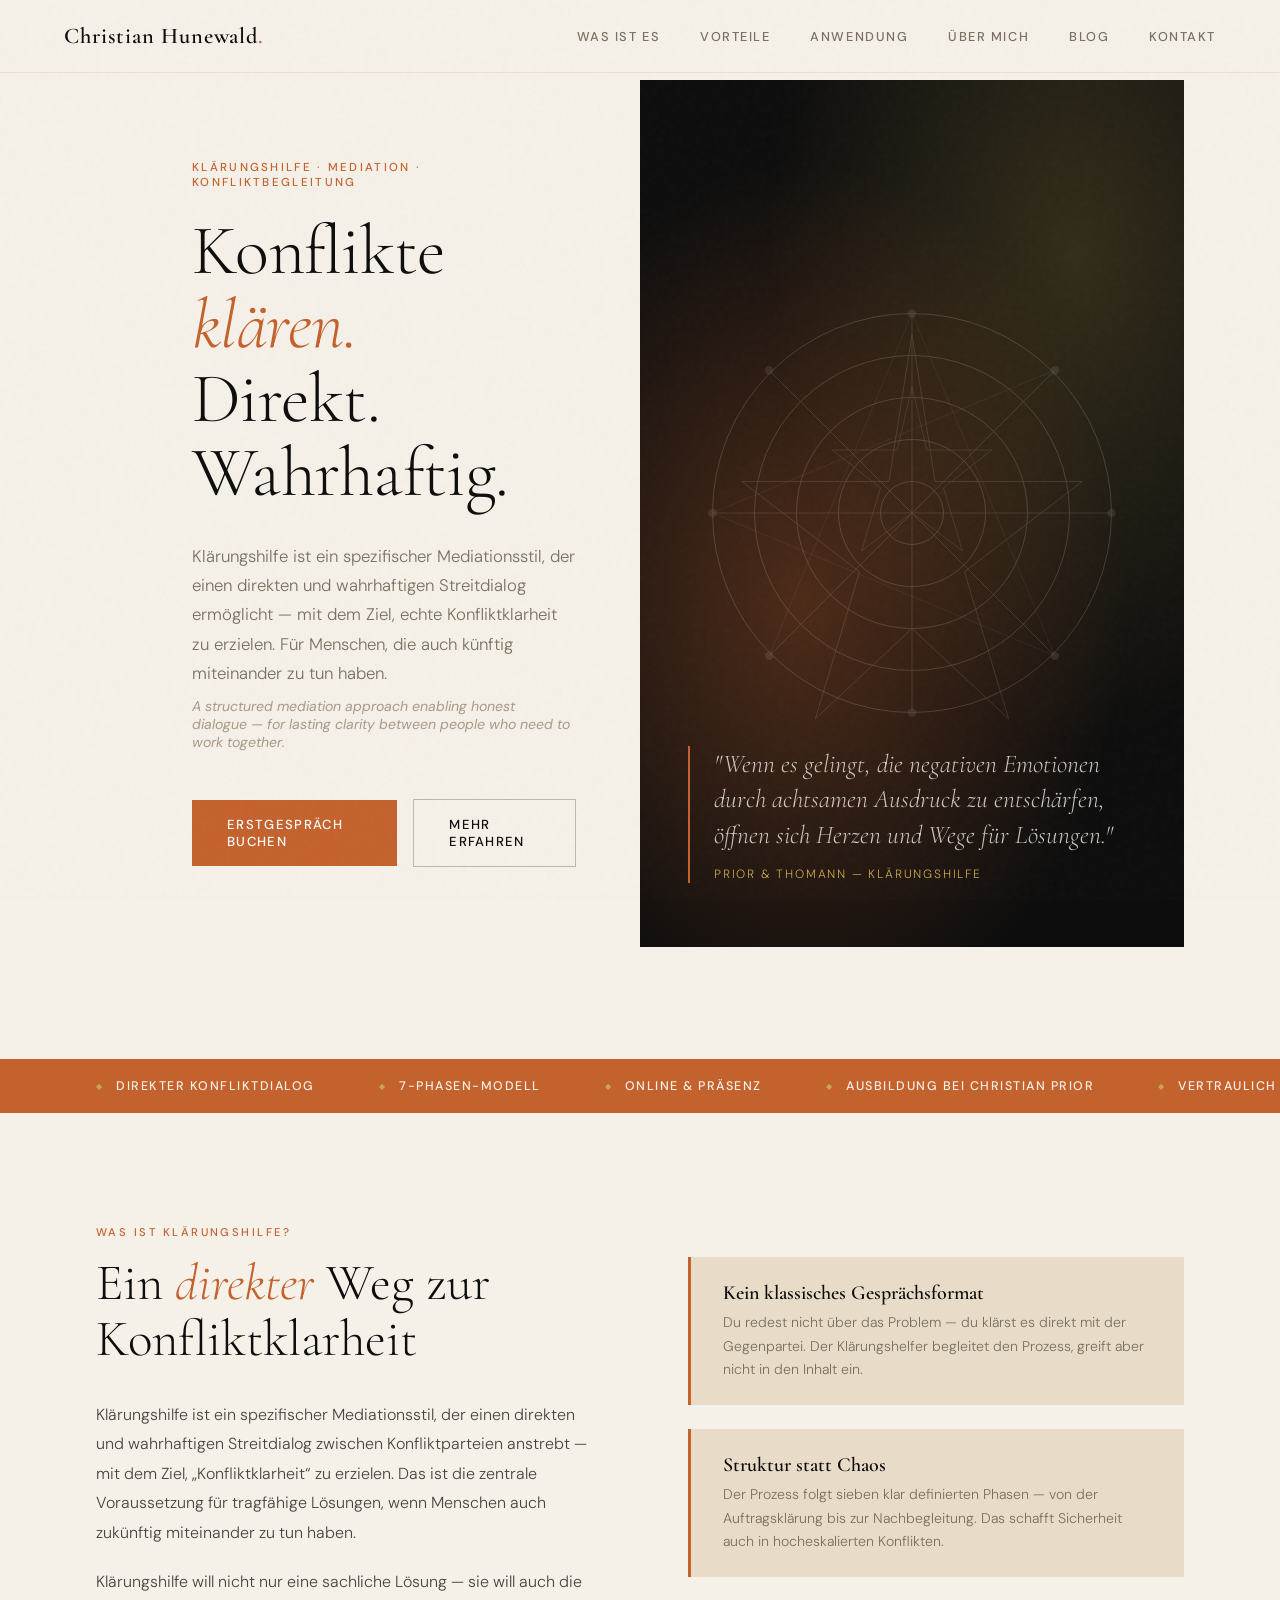
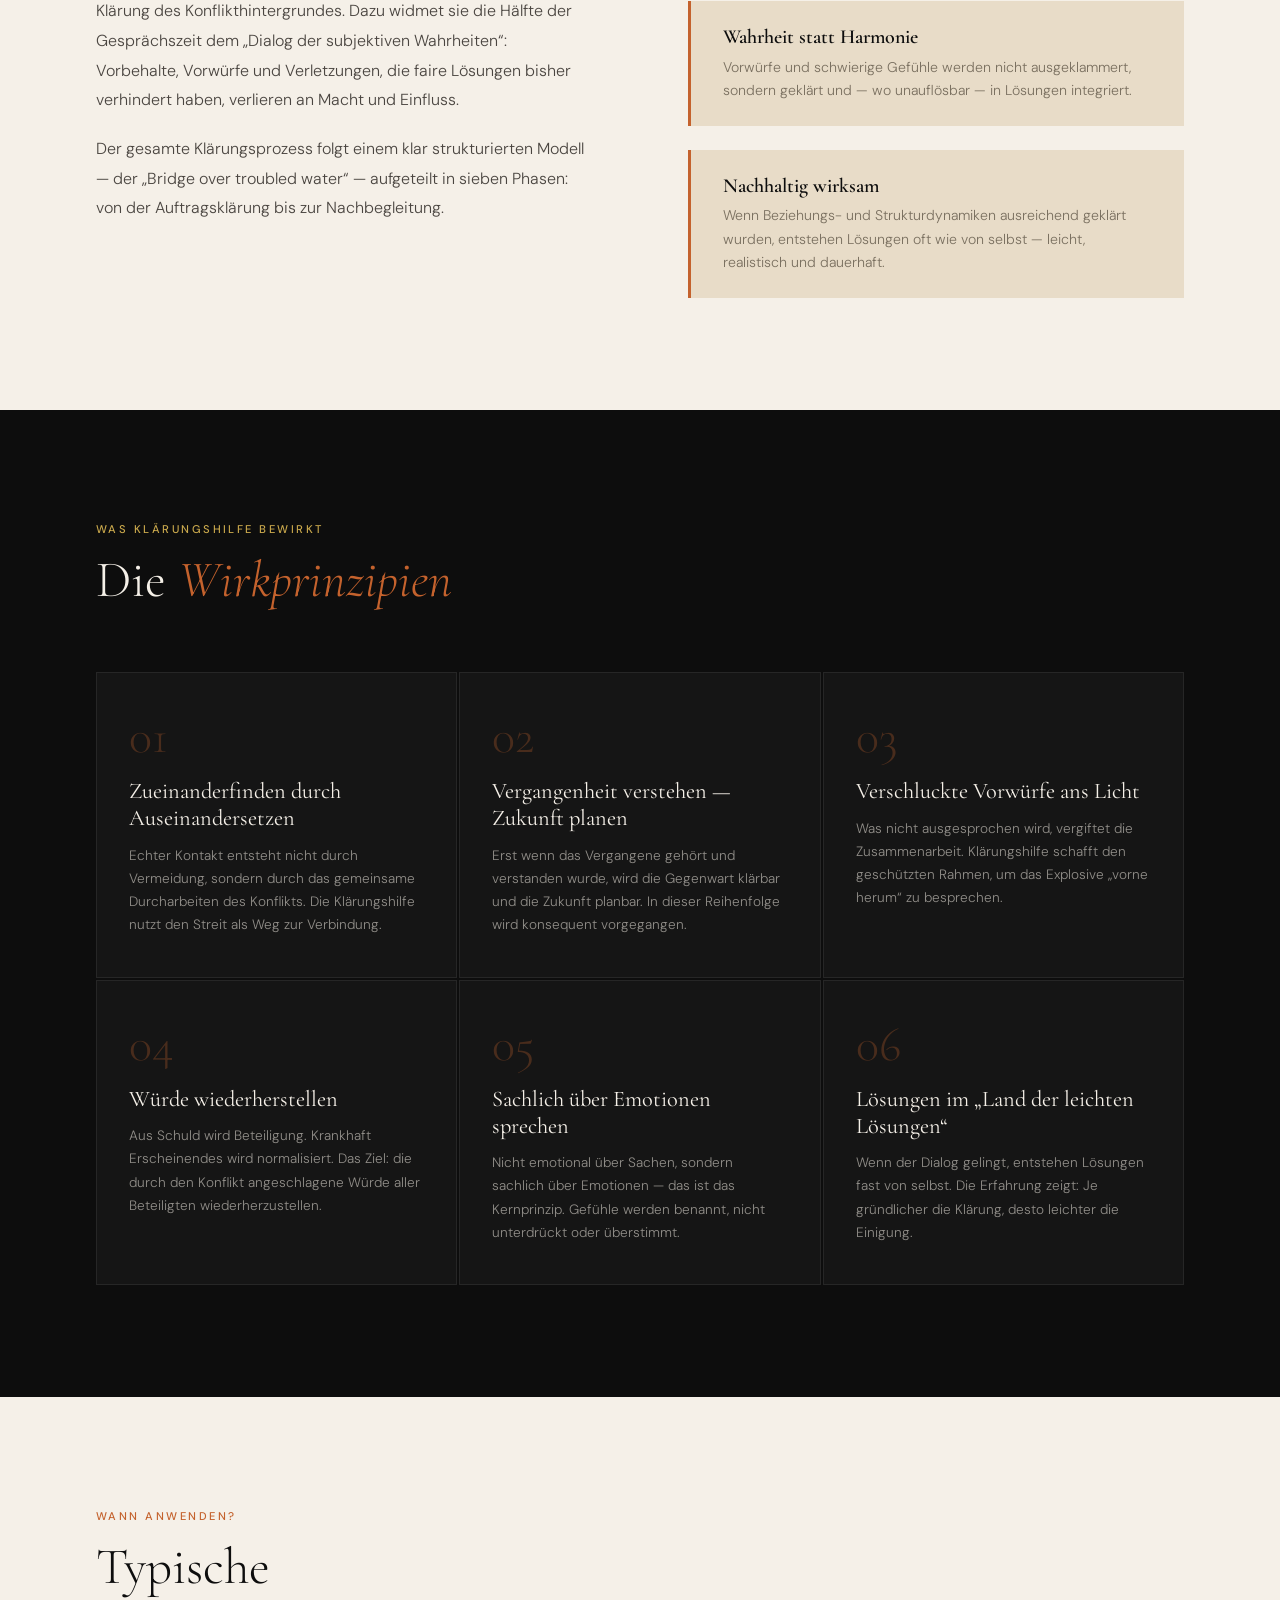
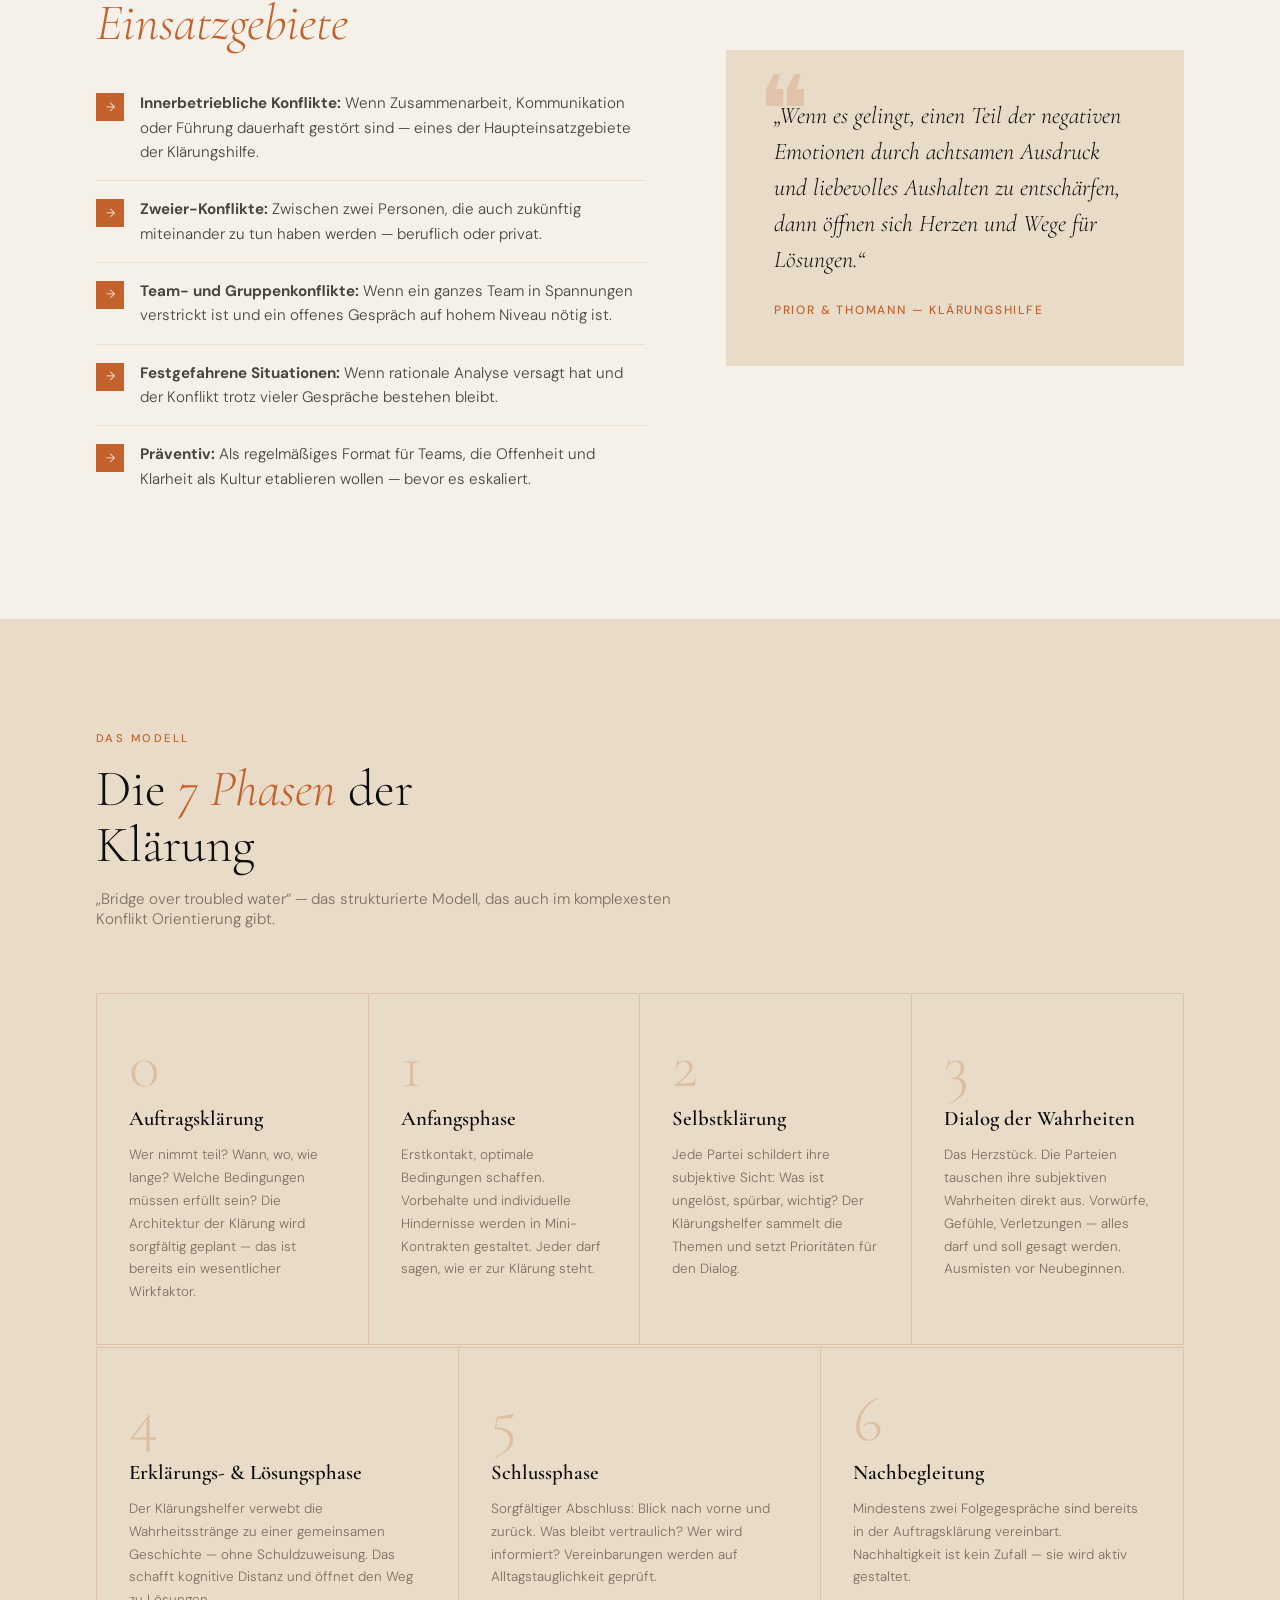
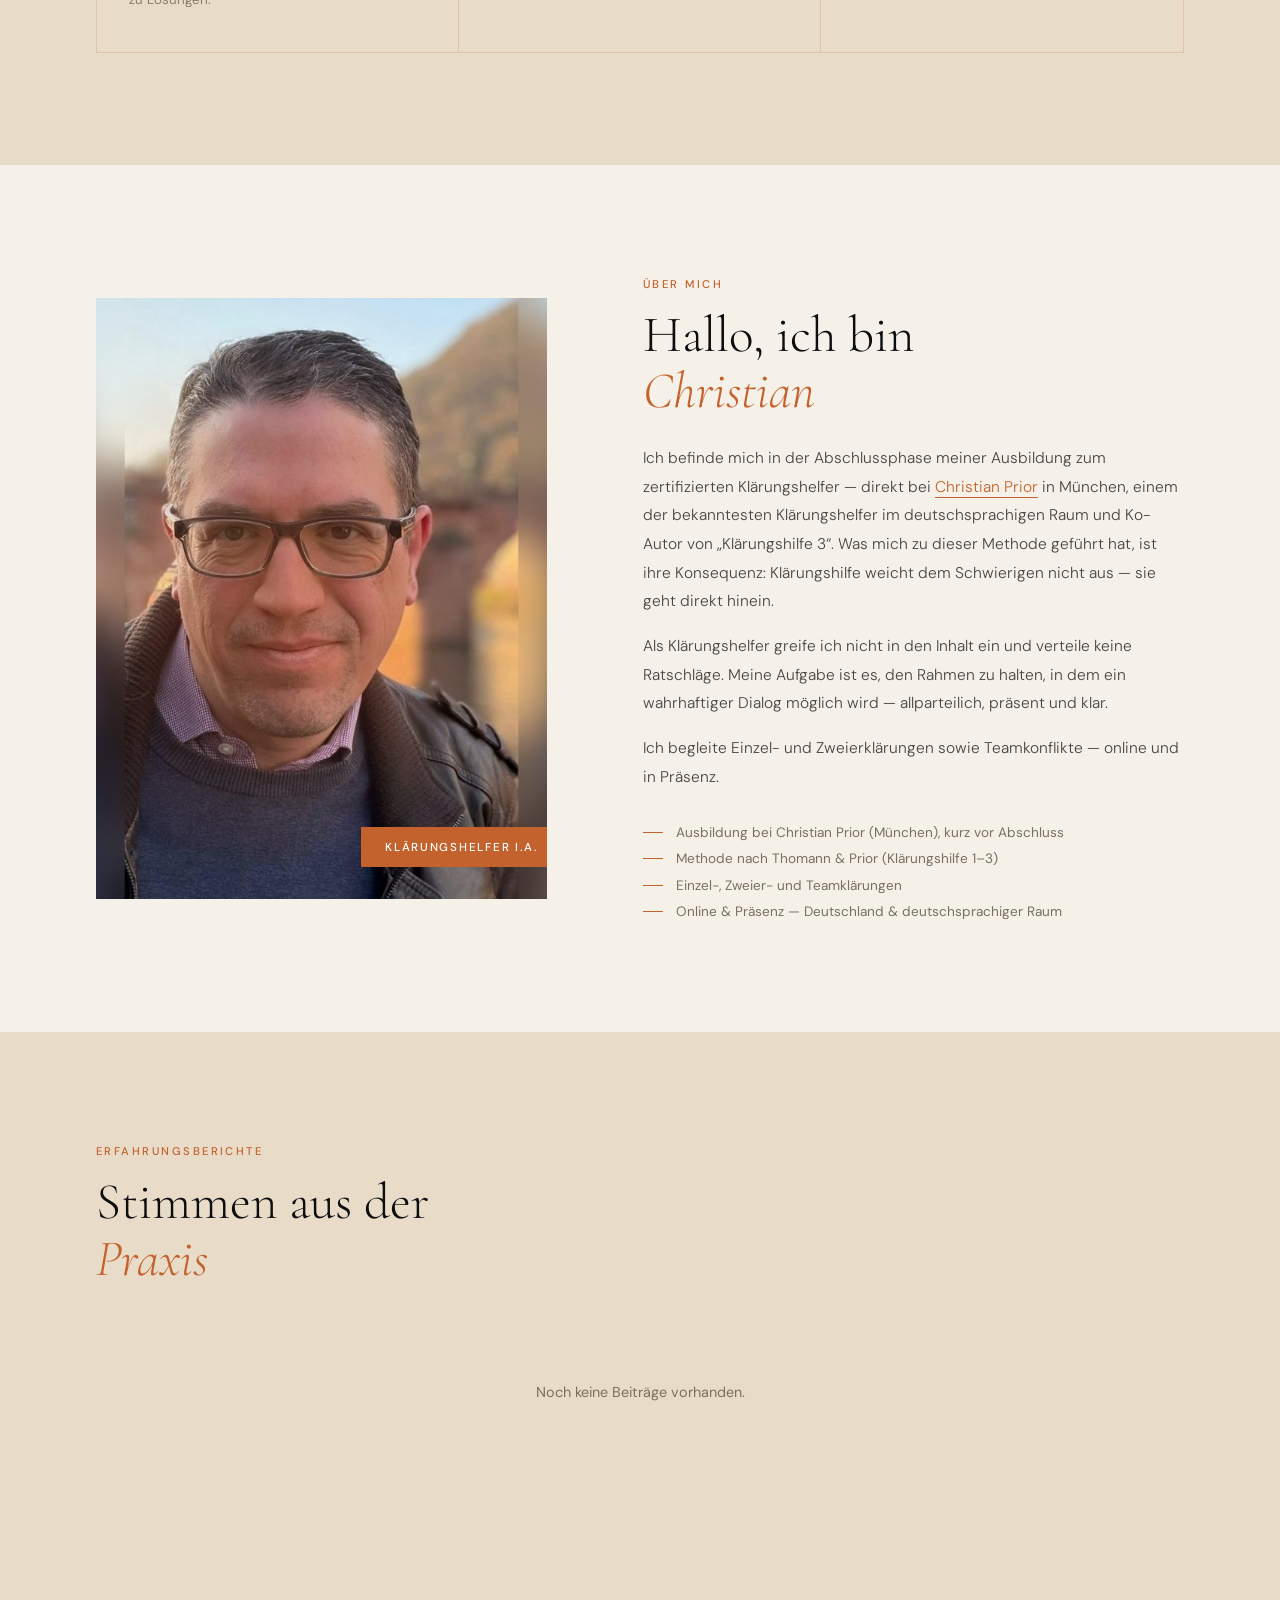
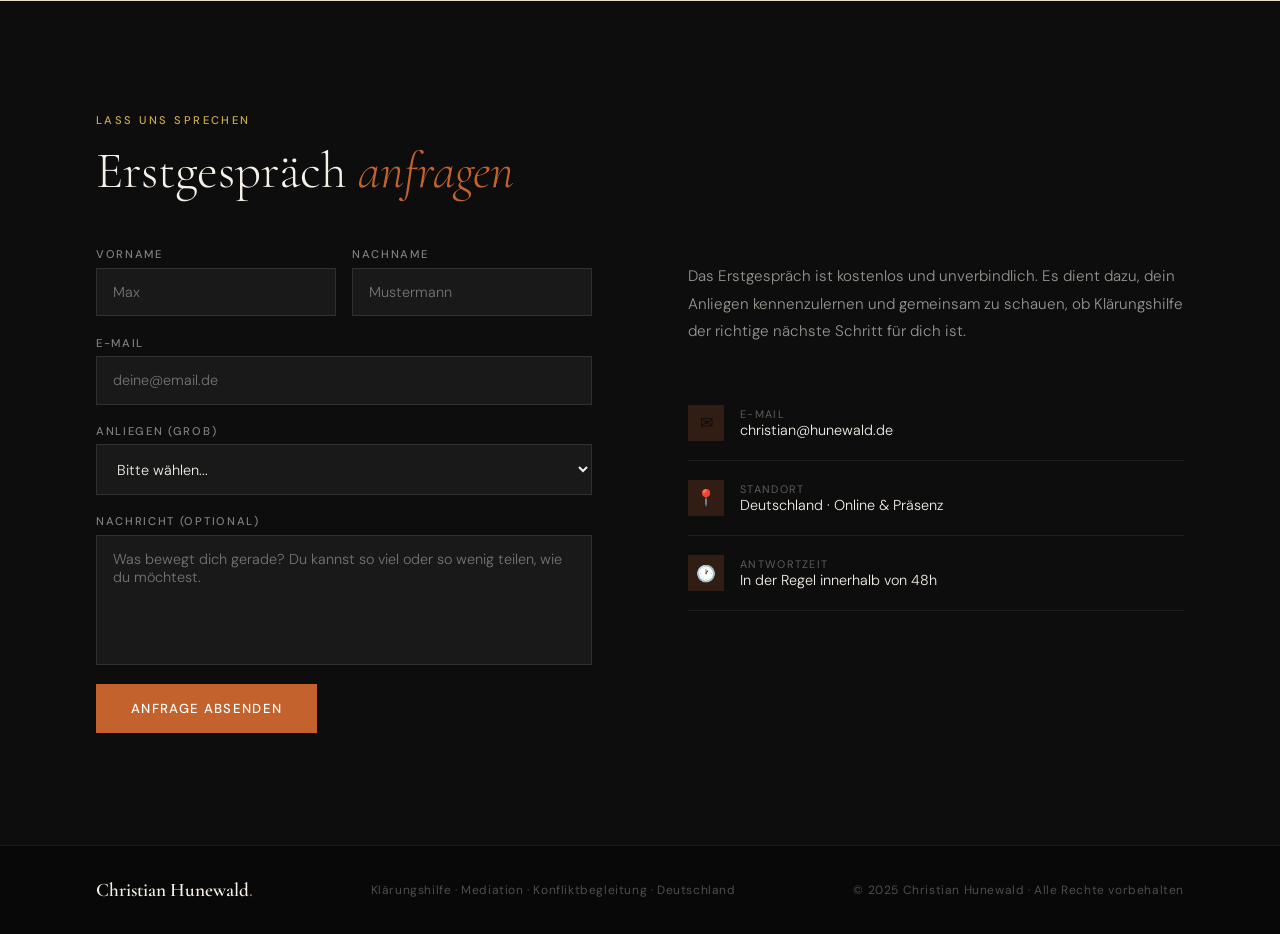
<file: index.html>
<!DOCTYPE html>
<html lang="de">
<head>
  <meta charset="UTF-8" />
  <meta name="viewport" content="width=device-width, initial-scale=1.0" />
  <title>Klärungshilfe mit Christian</title>
  <link href="https://fonts.googleapis.com/css2?family=Cormorant+Garamond:ital,wght@0,300;0,400;0,600;1,300;1,400&family=DM+Sans:wght@300;400;500&display=swap" rel="stylesheet">
  <link rel="stylesheet" href="/style.css">
</head>
<body>

<!-- NAV -->
<nav>
  <div class="nav-logo">Christian Hunewald<span>.</span></div>
  <button class="nav-toggle" id="nav-toggle" aria-label="Menü öffnen">
    <span></span><span></span><span></span>
  </button>
  <ul id="nav-menu">
    <li><a href="#was" class="nav-link">Was ist es</a></li>
    <li><a href="#vorteile" class="nav-link">Vorteile</a></li>
    <li><a href="#anwendung" class="nav-link">Anwendung</a></li>
    <li><a href="#ueber" class="nav-link">Über mich</a></li>
    <li><a href="#blog" class="nav-link">Blog</a></li>
    <li><a href="#kontakt" class="nav-link">Kontakt</a></li>
  </ul>
</nav>

<!-- HERO -->
<section class="hero" id="hero">
  <div class="hero-left">
    <p class="hero-eyebrow">Kl&auml;rungshilfe &middot; Mediation &middot; Konfliktbegleitung</p>
    <h1 class="hero-title">
      Konflikte <em>kl&auml;ren.</em>
      <span class="line-break">Direkt.</span>
      <span class="line-break">Wahrhaftig.</span>
    </h1>
    <p class="hero-sub">Kl&auml;rungshilfe ist ein spezifischer Mediationsstil, der einen direkten und wahrhaftigen Streitdialog erm&ouml;glicht &mdash; mit dem Ziel, echte Konfliktklarheit zu erzielen. F&uuml;r Menschen, die auch k&uuml;nftig miteinander zu tun haben.</p>
    <p class="hero-sub-en">A structured mediation approach enabling honest dialogue &mdash; for lasting clarity between people who need to work together.</p>
    <div class="hero-cta">
      <a href="#kontakt" class="btn-primary">Erstgespr&auml;ch buchen</a>
      <a href="#was" class="btn-ghost">Mehr erfahren</a>
    </div>
  </div>
  <div class="hero-right">
    <div class="hero-visual">
      <svg class="mandala" viewBox="0 0 200 200" fill="none" xmlns="http://www.w3.org/2000/svg">
        <circle cx="100" cy="100" r="95" stroke="white" stroke-width="0.4"/>
        <circle cx="100" cy="100" r="75" stroke="white" stroke-width="0.4"/>
        <circle cx="100" cy="100" r="55" stroke="white" stroke-width="0.4"/>
        <circle cx="100" cy="100" r="35" stroke="white" stroke-width="0.4"/>
        <circle cx="100" cy="100" r="15" stroke="white" stroke-width="0.4"/>
        <line x1="100" y1="5" x2="100" y2="195" stroke="white" stroke-width="0.3"/>
        <line x1="5" y1="100" x2="195" y2="100" stroke="white" stroke-width="0.3"/>
        <line x1="32" y1="32" x2="168" y2="168" stroke="white" stroke-width="0.3"/>
        <line x1="168" y1="32" x2="32" y2="168" stroke="white" stroke-width="0.3"/>
        <line x1="100" y1="5" x2="168" y2="168" stroke="white" stroke-width="0.15"/>
        <line x1="100" y1="5" x2="32" y2="168" stroke="white" stroke-width="0.15"/>
        <line x1="5" y1="100" x2="168" y2="32" stroke="white" stroke-width="0.15"/>
        <line x1="5" y1="100" x2="168" y2="168" stroke="white" stroke-width="0.15"/>
        <polygon points="100,15 111,85 181,85 125,128 146,198 100,155 54,198 75,128 19,85 89,85" stroke="white" stroke-width="0.3" fill="none"/>
        <polygon points="100,40 107,70 138,70 115,88 124,118 100,100 76,118 85,88 62,70 93,70" stroke="white" stroke-width="0.25" fill="none"/>
        <circle cx="100" cy="5" r="2" fill="white" opacity="0.5"/>
        <circle cx="100" cy="195" r="2" fill="white" opacity="0.5"/>
        <circle cx="5" cy="100" r="2" fill="white" opacity="0.5"/>
        <circle cx="195" cy="100" r="2" fill="white" opacity="0.5"/>
        <circle cx="32" cy="32" r="2" fill="white" opacity="0.5"/>
        <circle cx="168" cy="32" r="2" fill="white" opacity="0.5"/>
        <circle cx="32" cy="168" r="2" fill="white" opacity="0.5"/>
        <circle cx="168" cy="168" r="2" fill="white" opacity="0.5"/>
      </svg>
    </div>
    <div class="hero-quote">
      "Wenn es gelingt, die negativen Emotionen durch achtsamen Ausdruck zu entsch&auml;rfen, &ouml;ffnen sich Herzen und Wege f&uuml;r L&ouml;sungen."
      <small>Prior &amp; Thomann &mdash; Kl&auml;rungshilfe</small>
    </div>
  </div>
</section>

<!-- STRIP -->
<div class="strip">
  <span class="strip-item">Direkter Konfliktdialog</span>
  <span class="strip-item">7-Phasen-Modell</span>
  <span class="strip-item">Online &amp; Pr&auml;senz</span>
  <span class="strip-item">Ausbildung bei Christian Prior</span>
  <span class="strip-item">Vertraulich &amp; allparteilich</span>
</div>

<!-- WHAT IS -->
<section id="was">
  <div class="what-is">
    <div class="what-is-left">
      <p class="section-label">Was ist Kl&auml;rungshilfe?</p>
      <h2 class="section-title">Ein <em>direkter</em> Weg zur Konfliktklarheit</h2>
      <p class="what-is-text">Kl&auml;rungshilfe ist ein spezifischer Mediationsstil, der einen direkten und wahrhaftigen Streitdialog zwischen Konfliktparteien anstrebt &mdash; mit dem Ziel, &bdquo;Konfliktklarheit&ldquo; zu erzielen. Das ist die zentrale Voraussetzung f&uuml;r tragf&auml;hige L&ouml;sungen, wenn Menschen auch zuk&uuml;nftig miteinander zu tun haben.</p>
      <p class="what-is-text">Kl&auml;rungshilfe will nicht nur eine sachliche L&ouml;sung &mdash; sie will auch die Kl&auml;rung des Konflikthintergrundes. Dazu widmet sie die H&auml;lfte der Gespr&auml;chszeit dem &bdquo;Dialog der subjektiven Wahrheiten&ldquo;: Vorbehalte, Vorw&uuml;rfe und Verletzungen, die faire L&ouml;sungen bisher verhindert haben, verlieren an Macht und Einfluss.</p>
      <p class="what-is-text">Der gesamte Kl&auml;rungsprozess folgt einem klar strukturierten Modell &mdash; der &bdquo;Bridge over troubled water&ldquo; &mdash; aufgeteilt in sieben Phasen: von der Auftragsklärung bis zur Nachbegleitung.</p>
    </div>
    <div class="what-is-right">
      <div class="fact-card">
        <h4>Kein klassisches Gespr&auml;chsformat</h4>
        <p>Du redest nicht &uuml;ber das Problem &mdash; du klärst es direkt mit der Gegenpartei. Der Kl&auml;rungshelfer begleitet den Prozess, greift aber nicht in den Inhalt ein.</p>
      </div>
      <div class="fact-card">
        <h4>Struktur statt Chaos</h4>
        <p>Der Prozess folgt sieben klar definierten Phasen &mdash; von der Auftragsklärung bis zur Nachbegleitung. Das schafft Sicherheit auch in hocheskalierten Konflikten.</p>
      </div>
      <div class="fact-card">
        <h4>Wahrheit statt Harmonie</h4>
        <p>Vorw&uuml;rfe und schwierige Gef&uuml;hle werden nicht ausgeklammert, sondern gekl&auml;rt und &mdash; wo unaufl&ouml;sbar &mdash; in L&ouml;sungen integriert.</p>
      </div>
      <div class="fact-card">
        <h4>Nachhaltig wirksam</h4>
        <p>Wenn Beziehungs- und Strukturdynamiken ausreichend gekl&auml;rt wurden, entstehen L&ouml;sungen oft wie von selbst &mdash; leicht, realistisch und dauerhaft.</p>
      </div>
    </div>
  </div>
</section>

<!-- BENEFITS -->
<section class="benefits" id="vorteile">
  <p class="section-label">Was Kl&auml;rungshilfe bewirkt</p>
  <h2 class="section-title">Die <em>Wirkprinzipien</em></h2>
  <div class="benefits-grid">
    <div class="benefit-cell">
      <div class="benefit-num">01</div>
      <h3>Zueinanderfinden durch Auseinandersetzen</h3>
      <p>Echter Kontakt entsteht nicht durch Vermeidung, sondern durch das gemeinsame Durcharbeiten des Konflikts. Die Kl&auml;rungshilfe nutzt den Streit als Weg zur Verbindung.</p>
    </div>
    <div class="benefit-cell">
      <div class="benefit-num">02</div>
      <h3>Vergangenheit verstehen &mdash; Zukunft planen</h3>
      <p>Erst wenn das Vergangene geh&ouml;rt und verstanden wurde, wird die Gegenwart kl&auml;rbar und die Zukunft planbar. In dieser Reihenfolge wird konsequent vorgegangen.</p>
    </div>
    <div class="benefit-cell">
      <div class="benefit-num">03</div>
      <h3>Verschluckte Vorw&uuml;rfe ans Licht</h3>
      <p>Was nicht ausgesprochen wird, vergiftet die Zusammenarbeit. Kl&auml;rungshilfe schafft den gesch&uuml;tzten Rahmen, um das Explosive &bdquo;vorne herum&ldquo; zu besprechen.</p>
    </div>
    <div class="benefit-cell">
      <div class="benefit-num">04</div>
      <h3>W&uuml;rde wiederherstellen</h3>
      <p>Aus Schuld wird Beteiligung. Krankhaft Erscheinendes wird normalisiert. Das Ziel: die durch den Konflikt angeschlagene W&uuml;rde aller Beteiligten wiederherzustellen.</p>
    </div>
    <div class="benefit-cell">
      <div class="benefit-num">05</div>
      <h3>Sachlich &uuml;ber Emotionen sprechen</h3>
      <p>Nicht emotional &uuml;ber Sachen, sondern sachlich &uuml;ber Emotionen &mdash; das ist das Kernprinzip. Gef&uuml;hle werden benannt, nicht unterdr&uuml;ckt oder &uuml;berstimmt.</p>
    </div>
    <div class="benefit-cell">
      <div class="benefit-num">06</div>
      <h3>L&ouml;sungen im &bdquo;Land der leichten L&ouml;sungen&ldquo;</h3>
      <p>Wenn der Dialog gelingt, entstehen L&ouml;sungen fast von selbst. Die Erfahrung zeigt: Je gr&uuml;ndlicher die Kl&auml;rung, desto leichter die Einigung.</p>
    </div>
  </div>
</section>

<!-- WHEN TO APPLY -->
<section id="anwendung">
  <div class="apply-grid">
    <div>
      <p class="section-label">Wann anwenden?</p>
      <h2 class="section-title">Typische <em>Einsatzgebiete</em></h2>
      <ul class="apply-list">
        <li>
          <span class="icon">&rarr;</span>
          <span><strong>Innerbetriebliche Konflikte:</strong> Wenn Zusammenarbeit, Kommunikation oder F&uuml;hrung dauerhaft gest&ouml;rt sind &mdash; eines der Haupteinsatzgebiete der Kl&auml;rungshilfe.</span>
        </li>
        <li>
          <span class="icon">&rarr;</span>
          <span><strong>Zweier-Konflikte:</strong> Zwischen zwei Personen, die auch zuk&uuml;nftig miteinander zu tun haben werden &mdash; beruflich oder privat.</span>
        </li>
        <li>
          <span class="icon">&rarr;</span>
          <span><strong>Team- und Gruppenkonflikte:</strong> Wenn ein ganzes Team in Spannungen verstrickt ist und ein offenes Gespr&auml;ch auf hohem Niveau n&ouml;tig ist.</span>
        </li>
        <li>
          <span class="icon">&rarr;</span>
          <span><strong>Festgefahrene Situationen:</strong> Wenn rationale Analyse versagt hat und der Konflikt trotz vieler Gespr&auml;che bestehen bleibt.</span>
        </li>
        <li>
          <span class="icon">&rarr;</span>
          <span><strong>Pr&auml;ventiv:</strong> Als regelm&auml;&szlig;iges Format f&uuml;r Teams, die Offenheit und Klarheit als Kultur etablieren wollen &mdash; bevor es eskaliert.</span>
        </li>
      </ul>
    </div>
    <div class="apply-visual">
      <div class="apply-quote">
        &bdquo;Wenn es gelingt, einen Teil der negativen Emotionen durch achtsamen Ausdruck und liebevolles Aushalten zu entsch&auml;rfen, dann &ouml;ffnen sich Herzen und Wege f&uuml;r L&ouml;sungen.&ldquo;
      </div>
      <div class="apply-quote-attr">Prior &amp; Thomann &mdash; Kl&auml;rungshilfe</div>
    </div>
  </div>
</section>

<!-- PROCESS -->
<section class="process" id="prozess">
  <p class="section-label">Das Modell</p>
  <h2 class="section-title">Die <em>7 Phasen</em> der Kl&auml;rung</h2>
  <p style="margin-top:1rem;font-size:0.95rem;font-weight:300;color:var(--muted);max-width:60ch;">&bdquo;Bridge over troubled water&ldquo; &mdash; das strukturierte Modell, das auch im komplexesten Konflikt Orientierung gibt.</p>
  <div class="process-steps" style="grid-template-columns:repeat(4,1fr);">
    <div class="step">
      <div class="step-num">0</div>
      <h3>Auftragsklärung</h3>
      <p>Wer nimmt teil? Wann, wo, wie lange? Welche Bedingungen m&uuml;ssen erf&uuml;llt sein? Die Architektur der Kl&auml;rung wird sorgf&auml;ltig geplant &mdash; das ist bereits ein wesentlicher Wirkfaktor.</p>
    </div>
    <div class="step">
      <div class="step-num">1</div>
      <h3>Anfangsphase</h3>
      <p>Erstkontakt, optimale Bedingungen schaffen. Vorbehalte und individuelle Hindernisse werden in Mini-Kontrakten gestaltet. Jeder darf sagen, wie er zur Kl&auml;rung steht.</p>
    </div>
    <div class="step">
      <div class="step-num">2</div>
      <h3>Selbstklärung</h3>
      <p>Jede Partei schildert ihre subjektive Sicht: Was ist ungelöst, sp&uuml;rbar, wichtig? Der Kl&auml;rungshelfer sammelt die Themen und setzt Priorit&auml;ten f&uuml;r den Dialog.</p>
    </div>
    <div class="step">
      <div class="step-num">3</div>
      <h3>Dialog der Wahrheiten</h3>
      <p>Das Herzst&uuml;ck. Die Parteien tauschen ihre subjektiven Wahrheiten direkt aus. Vorw&uuml;rfe, Gef&uuml;hle, Verletzungen &mdash; alles darf und soll gesagt werden. Ausmisten vor Neubeginnen.</p>
    </div>
  </div>
  <div class="process-steps" style="grid-template-columns:repeat(3,1fr);margin-top:2px;">
    <div class="step">
      <div class="step-num">4</div>
      <h3>Erkl&auml;rungs- &amp; L&ouml;sungsphase</h3>
      <p>Der Kl&auml;rungshelfer verwebt die Wahrheitsstr&auml;nge zu einer gemeinsamen Geschichte &mdash; ohne Schuldzuweisung. Das schafft kognitive Distanz und &ouml;ffnet den Weg zu Lösungen.</p>
    </div>
    <div class="step">
      <div class="step-num">5</div>
      <h3>Schlussphase</h3>
      <p>Sorgf&auml;ltiger Abschluss: Blick nach vorne und zur&uuml;ck. Was bleibt vertraulich? Wer wird informiert? Vereinbarungen werden auf Alltagstauglichkeit gepr&uuml;ft.</p>
    </div>
    <div class="step">
      <div class="step-num">6</div>
      <h3>Nachbegleitung</h3>
      <p>Mindestens zwei Folgegespräche sind bereits in der Auftragsklärung vereinbart. Nachhaltigkeit ist kein Zufall &mdash; sie wird aktiv gestaltet.</p>
    </div>
  </div>
</section>

<!-- ABOUT -->
<section id="ueber">
  <div class="about">
    <div class="about-portrait">
      <div class="about-portrait-inner">
        <img src="/portrait.jpg" alt="Christian Hunewald" style="width:100%;height:100%;object-fit:cover;border-radius:inherit;display:block;" />
      </div>
      <div class="about-tag">Kl&auml;rungshelfer i.A.</div>
    </div>
    <div class="about-right">
      <p class="section-label">&Uuml;ber mich</p>
      <h2 class="section-title">Hallo, ich bin <em>Christian</em></h2>
      <p class="about-text">Ich befinde mich in der Abschlussphase meiner Ausbildung zum zertifizierten Kl&auml;rungshelfer &mdash; direkt bei <a href="https://christian-prior.de/" target="_blank" rel="noopener" style="color:var(--accent);text-decoration:none;border-bottom:1px solid currentColor;">Christian Prior</a> in M&uuml;nchen, einem der bekanntesten Kl&auml;rungshelfer im deutschsprachigen Raum und Ko-Autor von &bdquo;Kl&auml;rungshilfe 3&ldquo;. Was mich zu dieser Methode gef&uuml;hrt hat, ist ihre Konsequenz: Kl&auml;rungshilfe weicht dem Schwierigen nicht aus &mdash; sie geht direkt hinein.</p>
      <p class="about-text">Als Kl&auml;rungshelfer greife ich nicht in den Inhalt ein und verteile keine Ratschl&auml;ge. Meine Aufgabe ist es, den Rahmen zu halten, in dem ein wahrhaftiger Dialog m&ouml;glich wird &mdash; allparteilich, pr&auml;sent und klar.</p>
      <p class="about-text">Ich begleite Einzel- und Zweierkl&auml;rungen sowie Teamkonflikte &mdash; online und in Pr&auml;senz.</p>
      <div class="credentials">
        <div class="credential">Ausbildung bei Christian Prior (M&uuml;nchen), kurz vor Abschluss</div>
        <div class="credential">Methode nach Thomann &amp; Prior (Kl&auml;rungshilfe 1&ndash;3)</div>
        <div class="credential">Einzel-, Zweier- und Teamkl&auml;rungen</div>
        <div class="credential">Online &amp; Pr&auml;senz &mdash; Deutschland &amp; deutschsprachiger Raum</div>
      </div>
    </div>
  </div>
</section>

<!-- BLOG -->
<section id="blog" style="background:var(--warm);">
  <p class="section-label">Erfahrungsberichte</p>
  <h2 class="section-title">Stimmen aus der <em>Praxis</em></h2>
  <div id="blog-grid" style="display:grid;grid-template-columns:repeat(3,1fr);gap:2rem;margin-top:3rem;">
    <div style="text-align:center;padding:3rem;color:var(--muted);grid-column:1/-1;">
      <p style="font-size:0.9rem;">Noch keine Beitr&auml;ge vorhanden.</p>
    </div>
  </div>
  <div style="text-align:center;margin-top:2.5rem;">
    <a href="/blog.html" id="blog-more" style="display:none;" class="btn-ghost">Alle Beitr&auml;ge lesen</a>
  </div>
</section>

<script>
// Load blog posts from posts.json
fetch('/posts.json')
  .then(r => r.ok ? r.json() : [])
  .then(posts => {
    if (!posts || posts.length === 0) return;
    const grid = document.getElementById('blog-grid');
    const more = document.getElementById('blog-more');
    grid.innerHTML = '';
    const shown = posts.slice(0, 3);
    shown.forEach(p => {
      const card = document.createElement('div');
      card.style.cssText = 'background:var(--paper);padding:2rem;border-top:3px solid var(--accent);transition:transform 0.25s;cursor:pointer;';
      card.onmouseenter = () => card.style.transform = 'translateY(-4px)';
      card.onmouseleave = () => card.style.transform = 'translateY(0)';
      card.innerHTML = `
        <p style="font-size:0.7rem;letter-spacing:0.15em;text-transform:uppercase;color:var(--accent);margin-bottom:0.8rem;">${p.date}</p>
        <h3 style="font-family:'Cormorant Garamond',serif;font-size:1.4rem;font-weight:400;margin-bottom:0.8rem;color:var(--ink);">${p.title}</h3>
        <p style="font-size:0.88rem;font-weight:300;line-height:1.7;color:var(--muted);">${p.excerpt}</p>
      `;
      card.onclick = () => window.location.href = '/blog.html?id=' + p.id;
      grid.appendChild(card);
    });
    if (posts.length > 3) more.style.display = 'inline-block';
  })
  .catch(() => {});
</script>

<!-- CONTACT -->
<section class="contact" id="kontakt">
  <p class="section-label">Lass uns sprechen</p>
  <h2 class="section-title">Erstgespräch <em>anfragen</em></h2>
  <div class="contact-grid">
    <form class="contact-form" onsubmit="handleSubmit(event)">
      <div class="form-row">
        <div class="form-field">
          <label>Vorname</label>
          <input id="f-vorname" type="text" placeholder="Max" required />
        </div>
        <div class="form-field">
          <label>Nachname</label>
          <input id="f-nachname" type="text" placeholder="Mustermann" />
        </div>
      </div>
      <div class="form-field">
        <label>E-Mail</label>
        <input id="f-email" type="email" placeholder="deine@email.de" required />
      </div>
      <div class="form-field">
        <label>Anliegen (grob)</label>
        <select id="f-anliegen">
          <option value="">Bitte wählen...</option>
          <option>Zweier-Konflikt (privat oder beruflich)</option>
          <option>Team- oder Gruppenkonflikt</option>
          <option>Innerbetrieblicher / Organisationskonflikt</option>
          <option>Führungs- oder Hierarchiekonflikt</option>
          <option>Präventive Klärung für ein Team</option>
          <option>Erstgespräch / Beratung zur Methode</option>
          <option>Sonstiges</option>
        </select>
      </div>
      <div class="form-field">
        <label>Nachricht (optional)</label>
        <textarea id="f-nachricht" placeholder="Was bewegt dich gerade? Du kannst so viel oder so wenig teilen, wie du möchtest."></textarea>
      </div>
      <button id="f-submit" type="submit" class="btn-primary" style="width:fit-content;border:none;cursor:pointer;">Anfrage absenden</button>
      <div id="form-msg" style="font-size:0.85rem;color:#c9a84c;display:none;margin-top:0.5rem;">✓ Danke — ich melde mich bald bei dir.</div>
      <div id="form-err" style="font-size:0.85rem;color:#c0392b;display:none;margin-top:0.5rem;">⚠ Es ist ein Fehler aufgetreten. Bitte versuche es erneut oder schreib mir direkt.</div>
    </form>
    <div class="contact-info">
      <p>Das Erstgespräch ist kostenlos und unverbindlich. Es dient dazu, dein Anliegen kennenzulernen und gemeinsam zu schauen, ob Klärungshilfe der richtige nächste Schritt für dich ist.</p>
      <div class="contact-item">
        <div class="contact-item-icon">✉</div>
        <div>
          <div class="contact-item-label">E-Mail</div>
          <div class="contact-item-text">christian@hunewald.de</div>
        </div>
      </div>
      <div class="contact-item">
        <div class="contact-item-icon">📍</div>
        <div>
          <div class="contact-item-label">Standort</div>
          <div class="contact-item-text">Deutschland · Online &amp; Präsenz</div>
        </div>
      </div>
      <div class="contact-item">
        <div class="contact-item-icon">🕐</div>
        <div>
          <div class="contact-item-label">Antwortzeit</div>
          <div class="contact-item-text">In der Regel innerhalb von 48h</div>
        </div>
      </div>
    </div>
  </div>
</section>

<!-- FOOTER -->
<footer>
  <div class="footer-logo">Christian Hunewald<span>.</span></div>
  <p>Klärungshilfe · Mediation · Konfliktbegleitung · Deutschland</p>
  <p>© 2025 Christian Hunewald · Alle Rechte vorbehalten</p>
</footer>

<script>
  function handleSubmit(e) {
    e.preventDefault();
    var btn = document.getElementById('f-submit');
    btn.textContent = 'Wird gesendet...';
    btn.disabled = true;

    var data = {
      vorname:   document.getElementById('f-vorname').value,
      nachname:  document.getElementById('f-nachname').value,
      email:     document.getElementById('f-email').value,
      anliegen:  document.getElementById('f-anliegen').value,
      nachricht: document.getElementById('f-nachricht').value
    };

    fetch('/contact.php', {
      method: 'POST',
      headers: {'Content-Type': 'application/json'},
      body: JSON.stringify(data)
    })
    .then(function(r){ return r.json(); })
    .then(function(res){
      if (res.ok) {
        document.getElementById('form-msg').style.display = 'block';
        document.getElementById('form-err').style.display = 'none';
        e.target.reset();
      } else {
        document.getElementById('form-err').style.display = 'block';
        document.getElementById('form-msg').style.display = 'none';
      }
      btn.textContent = 'Anfrage absenden';
      btn.disabled = false;
    })
    .catch(function(){
      document.getElementById('form-err').style.display = 'block';
      btn.textContent = 'Anfrage absenden';
      btn.disabled = false;
    });
  }

  // Scroll reveal
  const observer = new IntersectionObserver((entries) => {
    entries.forEach(el => {
      if (el.isIntersecting) {
        el.target.style.opacity = '1';
        el.target.style.transform = 'translateY(0)';
      }
    });
  }, { threshold: 0.1 });

  document.querySelectorAll('.fact-card, .benefit-cell, .step, .apply-list li').forEach(el => {
    el.style.opacity = '0';
    el.style.transform = 'translateY(20px)';
    el.style.transition = 'opacity 0.6s ease, transform 0.6s ease';
    observer.observe(el);
  });
</script>

<script>
  // Hamburger menu
  const toggle = document.getElementById('nav-toggle');
  const menu = document.getElementById('nav-menu');
  toggle.addEventListener('click', function() {
    toggle.classList.toggle('open');
    menu.classList.toggle('open');
    document.body.style.overflow = menu.classList.contains('open') ? 'hidden' : '';
  });
  // Close menu when a link is clicked
  document.querySelectorAll('.nav-link').forEach(function(link) {
    link.addEventListener('click', function() {
      toggle.classList.remove('open');
      menu.classList.remove('open');
      document.body.style.overflow = '';
    });
  });
</script>
</body>
</html>
</file>
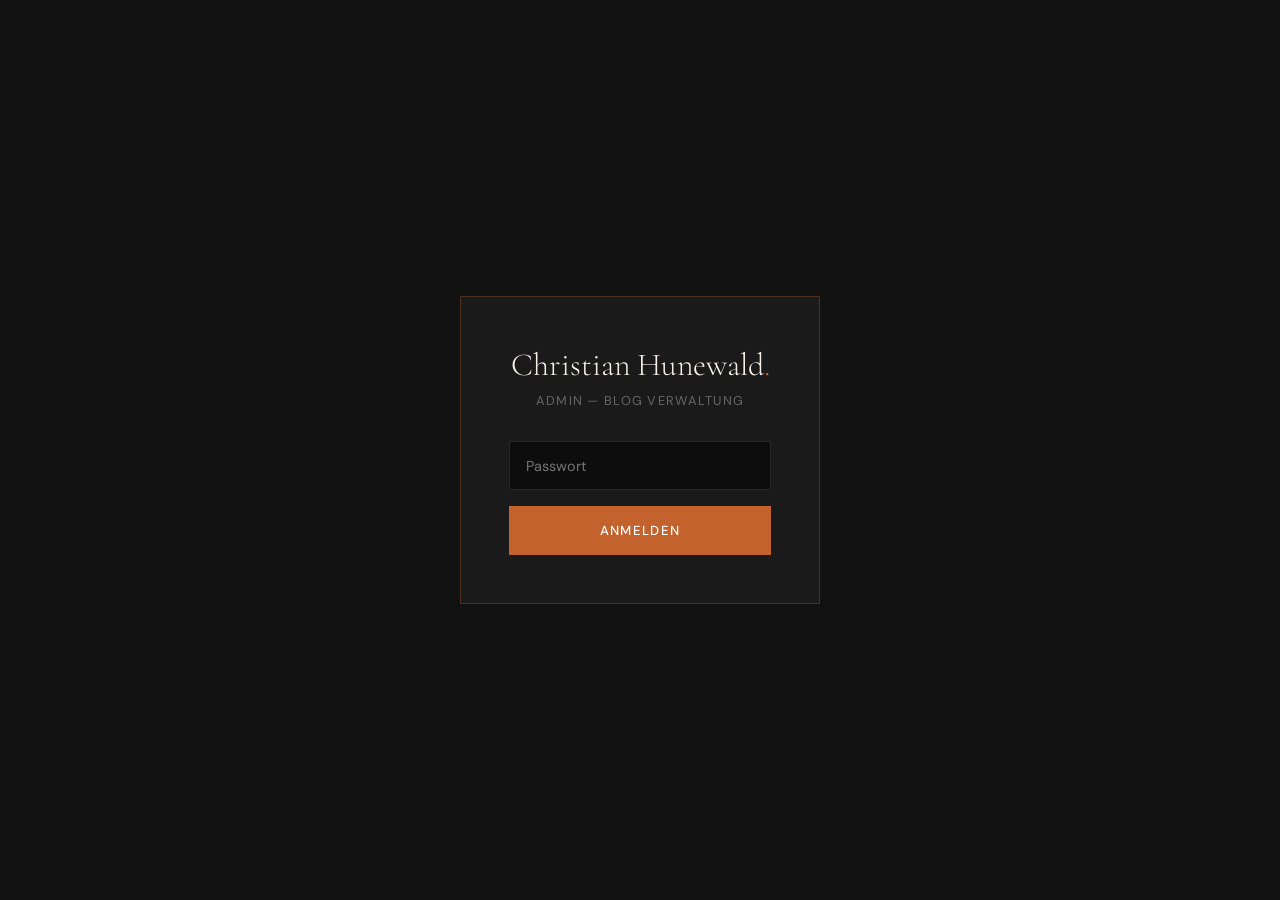
<file: admin.html>
<!DOCTYPE html>
<html lang="de">
<head>
  <meta charset="UTF-8"/>
  <meta name="viewport" content="width=device-width, initial-scale=1.0"/>
  <title>Admin &mdash; Christian Kl&auml;rungshilfe</title>
  <link href="https://fonts.googleapis.com/css2?family=Cormorant+Garamond:ital,wght@0,300;0,600&family=DM+Sans:wght@300;400;500&display=swap" rel="stylesheet">
  <style>
    *,*::before,*::after{box-sizing:border-box;margin:0;padding:0}
    :root{--ink:#0d0d0d;--paper:#f5f0e8;--warm:#e8dcc8;--accent:#c4622d;--muted:#7a7060;}
    body{font-family:'DM Sans',sans-serif;background:#111;color:#eee;min-height:100vh;}

    /* LOGIN */
    #login-screen{display:flex;align-items:center;justify-content:center;min-height:100vh;background:#111;}
    .login-box{background:#1a1a1a;border:1px solid rgba(196,98,45,0.3);padding:3rem;width:360px;text-align:center;}
    .login-box h1{font-family:'Cormorant Garamond',serif;font-size:2rem;font-weight:300;color:#f5f0e8;margin-bottom:0.5rem;}
    .login-box p{font-size:0.8rem;color:#666;margin-bottom:2rem;letter-spacing:0.1em;text-transform:uppercase;}
    .login-box input{width:100%;background:#0d0d0d;border:1px solid rgba(255,255,255,0.1);padding:0.9rem 1rem;color:#eee;font-family:'DM Sans',sans-serif;font-size:0.9rem;margin-bottom:1rem;outline:none;}
    .login-box input:focus{border-color:var(--accent);}
    .login-box button{width:100%;background:var(--accent);color:#fff;border:none;padding:1rem;font-family:'DM Sans',sans-serif;font-size:0.82rem;font-weight:500;letter-spacing:0.1em;text-transform:uppercase;cursor:pointer;}
    .login-box button:hover{background:#8b3a1a;}
    .login-error{color:#e55;font-size:0.82rem;margin-top:0.8rem;display:none;}

    /* ADMIN */
    #admin-screen{display:none;}
    .admin-nav{background:#1a1a1a;padding:1rem 2rem;display:flex;justify-content:space-between;align-items:center;border-bottom:1px solid rgba(196,98,45,0.2);}
    .admin-nav h1{font-family:'Cormorant Garamond',serif;font-size:1.5rem;font-weight:300;color:#f5f0e8;}
    .admin-nav h1 span{color:var(--accent);}
    .admin-nav-links{display:flex;gap:1rem;align-items:center;}
    .admin-nav-links a{font-size:0.78rem;letter-spacing:0.1em;text-transform:uppercase;color:#888;text-decoration:none;cursor:pointer;}
    .admin-nav-links a:hover{color:var(--accent);}
    .btn-logout{background:transparent;border:1px solid #444;color:#888;padding:0.5rem 1rem;font-size:0.75rem;letter-spacing:0.1em;text-transform:uppercase;cursor:pointer;font-family:'DM Sans',sans-serif;}
    .btn-logout:hover{border-color:var(--accent);color:var(--accent);}

    .admin-body{display:grid;grid-template-columns:1fr 1.4fr;gap:0;min-height:calc(100vh - 60px);}

    /* POST LIST */
    .post-list-panel{background:#161616;border-right:1px solid #2a2a2a;padding:2rem;}
    .panel-title{font-size:0.7rem;font-weight:500;letter-spacing:0.2em;text-transform:uppercase;color:#555;margin-bottom:1.5rem;}
    .btn-new{width:100%;background:var(--accent);color:#fff;border:none;padding:0.9rem;font-family:'DM Sans',sans-serif;font-size:0.8rem;font-weight:500;letter-spacing:0.1em;text-transform:uppercase;cursor:pointer;margin-bottom:1.5rem;}
    .btn-new:hover{background:#8b3a1a;}
    .post-item{padding:1rem;border:1px solid #2a2a2a;margin-bottom:0.8rem;cursor:pointer;transition:border-color 0.2s;position:relative;}
    .post-item:hover,.post-item.active{border-color:var(--accent);background:#1e1e1e;}
    .post-item-date{font-size:0.68rem;letter-spacing:0.12em;text-transform:uppercase;color:var(--accent);margin-bottom:0.3rem;}
    .post-item-title{font-size:0.95rem;font-weight:400;color:#ddd;line-height:1.3;}
    .post-item-del{position:absolute;top:0.8rem;right:0.8rem;background:transparent;border:none;color:#444;cursor:pointer;font-size:1rem;padding:0.2rem;}
    .post-item-del:hover{color:#e55;}
    .no-posts{text-align:center;padding:2rem;color:#444;font-size:0.85rem;}

    /* EDITOR */
    .editor-panel{padding:2rem;background:#131313;}
    .editor-panel h2{font-family:'Cormorant Garamond',serif;font-size:1.6rem;font-weight:300;color:#f5f0e8;margin-bottom:1.5rem;}
    .field{margin-bottom:1.2rem;}
    .field label{display:block;font-size:0.7rem;font-weight:500;letter-spacing:0.15em;text-transform:uppercase;color:#555;margin-bottom:0.4rem;}
    .field input,.field textarea{width:100%;background:#0d0d0d;border:1px solid #2a2a2a;padding:0.9rem 1rem;color:#eee;font-family:'DM Sans',sans-serif;font-size:0.9rem;outline:none;resize:none;}
    .field input:focus,.field textarea:focus{border-color:var(--accent);}
    .field textarea{height:320px;line-height:1.7;}
    .editor-actions{display:flex;gap:1rem;margin-top:1.5rem;}
    .btn-save{background:var(--accent);color:#fff;border:none;padding:0.9rem 2rem;font-family:'DM Sans',sans-serif;font-size:0.82rem;font-weight:500;letter-spacing:0.1em;text-transform:uppercase;cursor:pointer;}
    .btn-save:hover{background:#8b3a1a;}
    .btn-cancel{background:transparent;color:#666;border:1px solid #333;padding:0.9rem 1.5rem;font-family:'DM Sans',sans-serif;font-size:0.82rem;letter-spacing:0.1em;text-transform:uppercase;cursor:pointer;}
    .btn-cancel:hover{border-color:#666;color:#aaa;}
    .save-status{font-size:0.82rem;color:#5a5;margin-top:0.8rem;display:none;}
    .save-error{font-size:0.82rem;color:#e55;margin-top:0.8rem;display:none;}
    .editor-empty{display:flex;align-items:center;justify-content:center;height:60vh;color:#333;font-size:0.9rem;text-align:center;}

    @media(max-width:800px){
      .admin-body{grid-template-columns:1fr;}
      .post-list-panel{border-right:none;border-bottom:1px solid #2a2a2a;}
    }
  </style>
</head>
<body>

<!-- LOGIN -->
<div id="login-screen">
  <div class="login-box">
    <h1>Christian Hunewald<span style="color:var(--accent)">.</span></h1>
    <p>Admin &mdash; Blog Verwaltung</p>
    <input type="password" id="pw-input" placeholder="Passwort" onkeydown="if(event.key==='Enter')doLogin()"/>
    <button onclick="doLogin()">Anmelden</button>
    <div class="login-error" id="login-error">Falsches Passwort.</div>
  </div>
</div>

<!-- ADMIN -->
<div id="admin-screen">
  <div class="admin-nav">
    <h1>Christian Hunewald<span>.</span> <span style="font-size:1rem;color:#555;">Admin</span></h1>
    <div class="admin-nav-links">
      <a href="/" target="_blank">Website ansehen &rarr;</a>
      <button class="btn-logout" onclick="doLogout()">Abmelden</button>
    </div>
  </div>
  <div class="admin-body">
    <div class="post-list-panel">
      <div class="panel-title">Beitr&auml;ge</div>
      <button class="btn-new" onclick="newPost()">+ Neuer Beitrag</button>
      <div id="post-list"></div>
    </div>
    <div class="editor-panel" id="editor-panel">
      <div class="editor-empty" id="editor-empty">
        <div>
          <p style="font-size:2rem;margin-bottom:1rem;">&#9998;</p>
          <p>Beitrag ausw&auml;hlen oder<br>neuen Beitrag erstellen</p>
        </div>
      </div>
      <div id="editor-form" style="display:none;">
        <h2 id="editor-title-label">Neuer Beitrag</h2>
        <div class="field">
          <label>Titel</label>
          <input type="text" id="f-title" placeholder="Titel des Beitrags"/>
        </div>
        <div class="field">
          <label>Kurzbeschreibung (Vorschau)</label>
          <input type="text" id="f-excerpt" placeholder="Ein kurzer Satz als Vorschau..."/>
        </div>
        <div class="field">
          <label>Inhalt</label>
          <textarea id="f-body" placeholder="Schreibe hier deinen Beitrag..."></textarea>
        </div>
        <div class="editor-actions">
          <button class="btn-save" onclick="savePost()">Speichern &amp; Ver&ouml;ffentlichen</button>
          <button class="btn-cancel" onclick="cancelEdit()">Abbrechen</button>
        </div>
        <div class="save-status" id="save-status">&#10003; Gespeichert!</div>
        <div class="save-error" id="save-error">Fehler beim Speichern. PHP aktiv?</div>
      </div>
    </div>
  </div>
</div>

<script>
// ── CONFIG ──
const ADMIN_PASSWORD = 'klaerung2025'; // Change this!

// ── STATE ──
let posts = [];
let editingId = null;
let sessionActive = false;

// ── AUTH ──
function doLogin() {
  const pw = document.getElementById('pw-input').value;
  if (pw === ADMIN_PASSWORD) {
    sessionActive = true;
    document.getElementById('login-screen').style.display = 'none';
    document.getElementById('admin-screen').style.display = 'block';
    loadPosts();
  } else {
    document.getElementById('login-error').style.display = 'block';
  }
}

function doLogout() {
  sessionActive = false;
  document.getElementById('admin-screen').style.display = 'none';
  document.getElementById('login-screen').style.display = 'flex';
  document.getElementById('pw-input').value = '';
}

// ── POSTS ──
function loadPosts() {
  fetch('/posts.json?t=' + Date.now())
    .then(r => r.ok ? r.json() : [])
    .then(data => { posts = data || []; renderList(); })
    .catch(() => { posts = []; renderList(); });
}

function renderList() {
  const list = document.getElementById('post-list');
  if (posts.length === 0) {
    list.innerHTML = '<div class="no-posts">Noch keine Beitr&auml;ge.<br>Erstelle deinen ersten!</div>';
    return;
  }
  list.innerHTML = posts.map(p => `
    <div class="post-item ${editingId === p.id ? 'active' : ''}" onclick="editPost('${p.id}')">
      <div class="post-item-date">${p.date}</div>
      <div class="post-item-title">${p.title}</div>
      <button class="post-item-del" onclick="event.stopPropagation();deletePost('${p.id}')" title="L&ouml;schen">&#10005;</button>
    </div>
  `).join('');
}

function newPost() {
  editingId = null;
  document.getElementById('f-title').value = '';
  document.getElementById('f-excerpt').value = '';
  document.getElementById('f-body').value = '';
  document.getElementById('editor-title-label').textContent = 'Neuer Beitrag';
  document.getElementById('editor-empty').style.display = 'none';
  document.getElementById('editor-form').style.display = 'block';
  document.getElementById('save-status').style.display = 'none';
  document.getElementById('save-error').style.display = 'none';
  renderList();
}

function editPost(id) {
  const p = posts.find(x => x.id === id);
  if (!p) return;
  editingId = id;
  document.getElementById('f-title').value = p.title;
  document.getElementById('f-excerpt').value = p.excerpt;
  document.getElementById('f-body').value = p.body;
  document.getElementById('editor-title-label').textContent = 'Beitrag bearbeiten';
  document.getElementById('editor-empty').style.display = 'none';
  document.getElementById('editor-form').style.display = 'block';
  document.getElementById('save-status').style.display = 'none';
  document.getElementById('save-error').style.display = 'none';
  renderList();
}

function cancelEdit() {
  editingId = null;
  document.getElementById('editor-form').style.display = 'none';
  document.getElementById('editor-empty').style.display = 'flex';
  renderList();
}

function savePost() {
  const title = document.getElementById('f-title').value.trim();
  const excerpt = document.getElementById('f-excerpt').value.trim();
  const body = document.getElementById('f-body').value.trim();
  if (!title || !body) { alert('Titel und Inhalt ben&ouml;tigt.'); return; }

  const now = new Date();
  const date = now.toLocaleDateString('de-DE', {day:'2-digit',month:'long',year:'numeric'});

  if (editingId) {
    const idx = posts.findIndex(x => x.id === editingId);
    if (idx > -1) { posts[idx].title = title; posts[idx].excerpt = excerpt || body.substring(0,120)+'...'; posts[idx].body = body; }
  } else {
    const id = 'post_' + Date.now();
    posts.unshift({ id, title, excerpt: excerpt || body.substring(0,120)+'...', body, date });
    editingId = id;
  }

  // Save to server via PHP
  fetch('/save_posts.php', {
    method: 'POST',
    headers: {'Content-Type': 'application/json'},
    body: JSON.stringify(posts)
  })
  .then(r => r.json())
  .then(res => {
    if (res.ok) {
      document.getElementById('save-status').style.display = 'block';
      document.getElementById('save-error').style.display = 'none';
      setTimeout(() => document.getElementById('save-status').style.display = 'none', 3000);
    } else {
      document.getElementById('save-error').style.display = 'block';
    }
    renderList();
  })
  .catch(() => {
    document.getElementById('save-error').style.display = 'block';
    renderList();
  });
}

function deletePost(id) {
  if (!confirm('Beitrag wirklich l\u00f6schen?')) return;
  posts = posts.filter(x => x.id !== id);
  if (editingId === id) cancelEdit();
  fetch('/save_posts.php', {
    method: 'POST',
    headers: {'Content-Type': 'application/json'},
    body: JSON.stringify(posts)
  })
  .then(() => renderList())
  .catch(() => renderList());
}
</script>
</body>
</html>
</file>
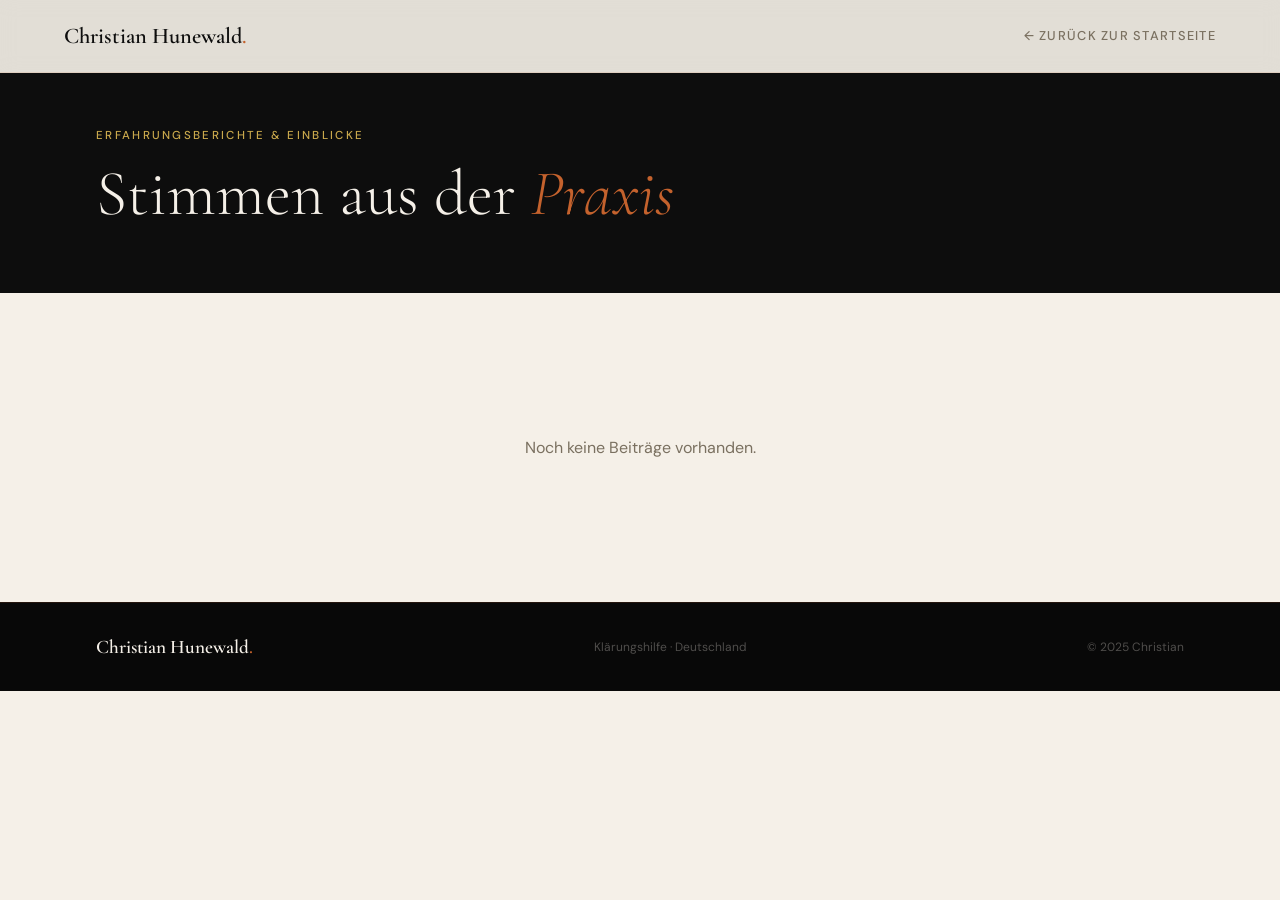
<file: blog.html>
<!DOCTYPE html>
<html lang="de">
<head>
  <meta charset="UTF-8"/>
  <meta name="viewport" content="width=device-width, initial-scale=1.0"/>
  <title>Erfahrungsberichte &mdash; Christian Kl&auml;rungshilfe</title>
  <link href="https://fonts.googleapis.com/css2?family=Cormorant+Garamond:ital,wght@0,300;0,400;0,600;1,300;1,400&family=DM+Sans:wght@300;400;500&display=swap" rel="stylesheet">
  <style>
    *,*::before,*::after{box-sizing:border-box;margin:0;padding:0}
    :root{--ink:#0d0d0d;--paper:#f5f0e8;--warm:#e8dcc8;--accent:#c4622d;--accent2:#8b3a1a;--muted:#7a7060;--gold:#c9a84c;}
    body{font-family:'DM Sans',sans-serif;background:var(--paper);color:var(--ink);}
    nav{position:fixed;top:0;left:0;right:0;z-index:100;display:flex;justify-content:space-between;align-items:center;padding:1.4rem 4rem;background:rgba(245,240,232,0.92);backdrop-filter:blur(10px);border-bottom:1px solid rgba(196,98,45,0.12);}
    .nav-logo{font-family:'Cormorant Garamond',serif;font-size:1.4rem;font-weight:600;color:var(--ink);text-decoration:none;}
    .nav-logo span{color:var(--accent);}
    nav a.back{font-size:0.8rem;font-weight:500;letter-spacing:0.1em;text-transform:uppercase;color:var(--muted);text-decoration:none;}
    nav a.back:hover{color:var(--accent);}
    .hero{padding:8rem 6rem 4rem;background:var(--ink);}
    .hero p{font-size:0.72rem;font-weight:500;letter-spacing:0.2em;text-transform:uppercase;color:var(--gold);margin-bottom:1rem;}
    .hero h1{font-family:'Cormorant Garamond',serif;font-size:clamp(2.5rem,5vw,4.5rem);font-weight:300;color:var(--paper);line-height:1.1;}
    .hero h1 em{font-style:italic;color:var(--accent);}
    .blog-container{padding:5rem 6rem;max-width:1200px;margin:0 auto;}
    #posts-list{display:grid;grid-template-columns:repeat(3,1fr);gap:2rem;}
    .post-card{background:var(--warm);border-top:3px solid var(--accent);padding:2rem;cursor:pointer;transition:transform 0.25s;}
    .post-card:hover{transform:translateY(-4px);}
    .post-date{font-size:0.7rem;letter-spacing:0.15em;text-transform:uppercase;color:var(--accent);margin-bottom:0.8rem;}
    .post-title{font-family:'Cormorant Garamond',serif;font-size:1.5rem;font-weight:400;margin-bottom:0.8rem;line-height:1.3;}
    .post-excerpt{font-size:0.88rem;font-weight:300;line-height:1.7;color:var(--muted);}
    .post-read{display:inline-block;margin-top:1rem;font-size:0.75rem;font-weight:500;letter-spacing:0.1em;text-transform:uppercase;color:var(--accent);}

    /* Single post view */
    #single-post{display:none;max-width:720px;margin:0 auto;}
    #single-post h1{font-family:'Cormorant Garamond',serif;font-size:clamp(2rem,4vw,3.2rem);font-weight:300;line-height:1.15;margin-bottom:1rem;}
    #single-post .meta{font-size:0.75rem;letter-spacing:0.15em;text-transform:uppercase;color:var(--accent);margin-bottom:2.5rem;padding-bottom:1.5rem;border-bottom:1px solid rgba(196,98,45,0.2);}
    #single-post .body{font-size:1.05rem;font-weight:300;line-height:1.9;color:#3a3530;white-space:pre-wrap;}
    .btn-back{display:inline-block;margin-bottom:2rem;font-size:0.78rem;font-weight:500;letter-spacing:0.12em;text-transform:uppercase;color:var(--muted);text-decoration:none;cursor:pointer;}
    .btn-back:hover{color:var(--accent);}
    .empty{text-align:center;padding:4rem;color:var(--muted);grid-column:1/-1;}

    footer{background:#080808;padding:2rem 6rem;display:flex;justify-content:space-between;align-items:center;border-top:1px solid rgba(196,98,45,0.15);}
    .footer-logo{font-family:'Cormorant Garamond',serif;font-size:1.2rem;font-weight:600;color:var(--paper);}
    .footer-logo span{color:var(--accent);}
    footer p{font-size:0.75rem;color:rgba(245,240,232,0.3);}

    @media(max-width:900px){
      nav{padding:1.2rem 2rem;}
      .hero{padding:7rem 2rem 3rem;}
      .blog-container{padding:3rem 2rem;}
      #posts-list{grid-template-columns:1fr;}
      footer{flex-direction:column;gap:1rem;padding:2rem;text-align:center;}
    }
  </style>
</head>
<body>
<nav>
  <a href="/" class="nav-logo">Christian Hunewald<span>.</span></a>
  <a href="/" class="back">&larr; Zur&uuml;ck zur Startseite</a>
</nav>

<div class="hero">
  <p>Erfahrungsberichte &amp; Einblicke</p>
  <h1>Stimmen aus der <em>Praxis</em></h1>
</div>

<div class="blog-container">
  <!-- List view -->
  <div id="list-view">
    <div id="posts-list">
      <div class="empty">Lade Beitr&auml;ge...</div>
    </div>
  </div>

  <!-- Single post view -->
  <div id="single-post">
    <span class="btn-back" onclick="showList()">&larr; Alle Beitr&auml;ge</span>
    <p class="meta" id="sp-date"></p>
    <h1 id="sp-title"></h1>
    <div class="body" id="sp-body"></div>
  </div>
</div>

<footer>
  <div class="footer-logo">Christian Hunewald<span>.</span></div>
  <p>Kl&auml;rungshilfe &middot; Deutschland</p>
  <p>&copy; 2025 Christian</p>
</footer>

<script>
let allPosts = [];

function showList() {
  document.getElementById('single-post').style.display = 'none';
  document.getElementById('list-view').style.display = 'block';
  window.scrollTo(0,0);
  history.pushState({}, '', '/blog.html');
}

function showPost(id) {
  const p = allPosts.find(x => x.id === id);
  if (!p) return;
  document.getElementById('sp-date').textContent = p.date;
  document.getElementById('sp-title').textContent = p.title;
  document.getElementById('sp-body').textContent = p.body;
  document.getElementById('list-view').style.display = 'none';
  document.getElementById('single-post').style.display = 'block';
  window.scrollTo(0,0);
  history.pushState({}, '', '/blog.html?id=' + id);
}

function renderList(posts) {
  const list = document.getElementById('posts-list');
  if (!posts || posts.length === 0) {
    list.innerHTML = '<div class="empty">Noch keine Beitr&auml;ge vorhanden.</div>';
    return;
  }
  list.innerHTML = posts.map(p => `
    <div class="post-card" onclick="showPost('${p.id}')">
      <div class="post-date">${p.date}</div>
      <div class="post-title">${p.title}</div>
      <div class="post-excerpt">${p.excerpt}</div>
      <span class="post-read">Weiterlesen &rarr;</span>
    </div>
  `).join('');
}

fetch('/posts.json?t=' + Date.now())
  .then(r => r.ok ? r.json() : [])
  .then(posts => {
    allPosts = posts || [];
    renderList(allPosts);
    // Check if URL has ?id=
    const params = new URLSearchParams(window.location.search);
    const id = params.get('id');
    if (id) showPost(id);
  })
  .catch(() => {
    document.getElementById('posts-list').innerHTML = '<div class="empty">Beitr&auml;ge konnten nicht geladen werden.</div>';
  });
</script>
</body>
</html>
</file>
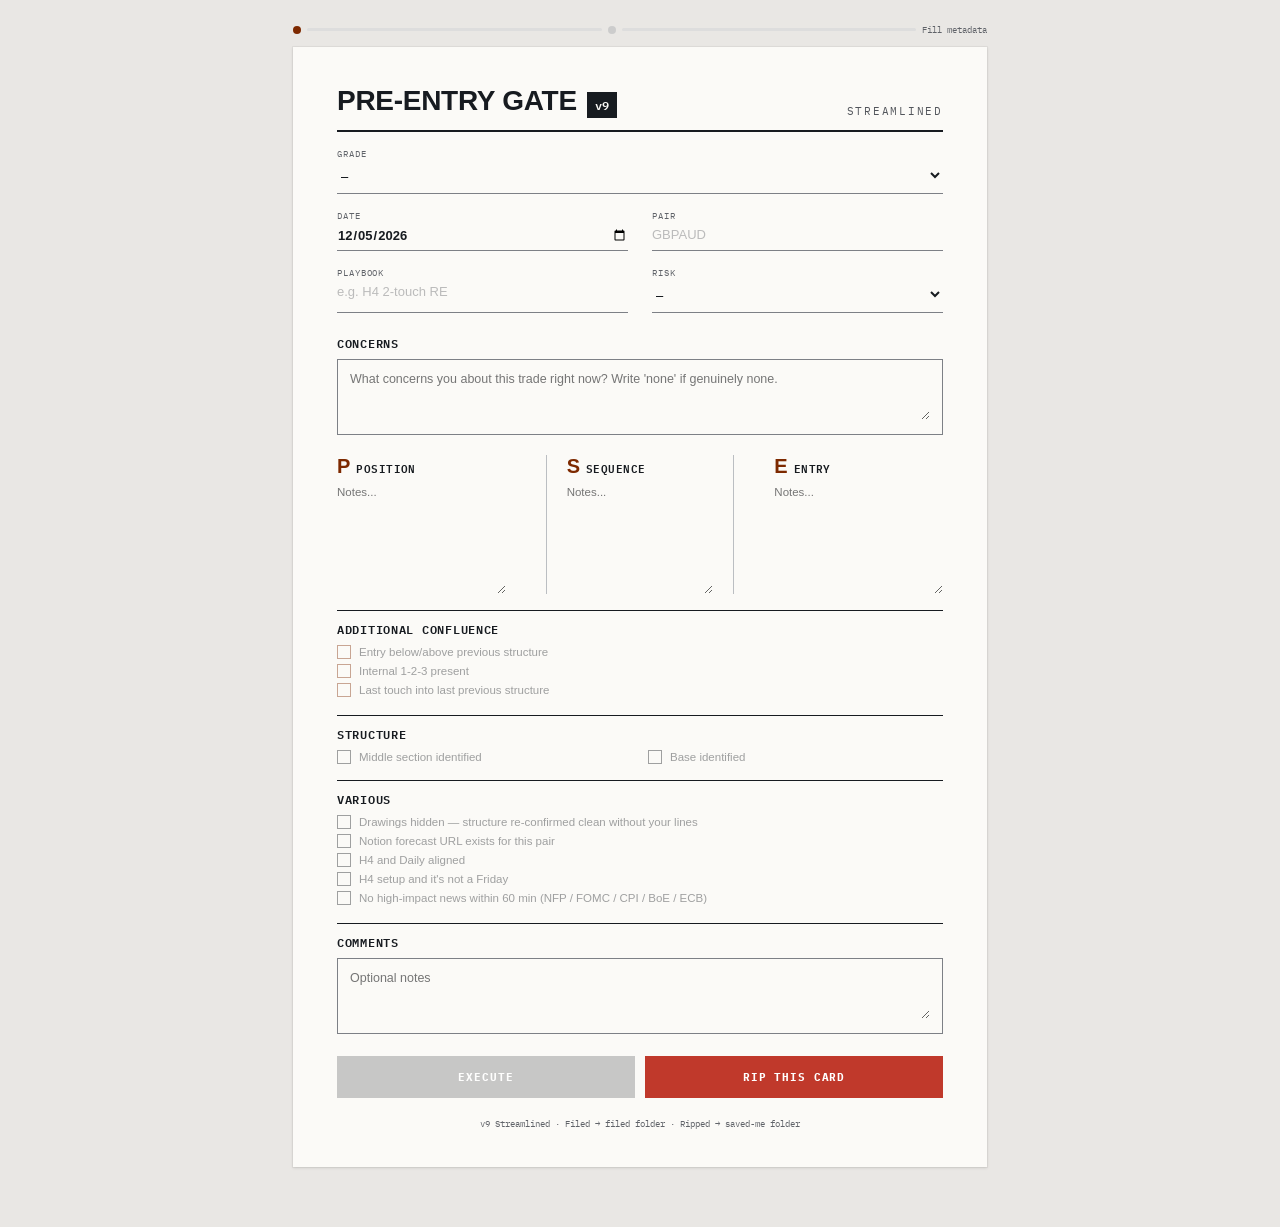
<file: gate-card.html>
<!DOCTYPE html>
<html lang="en">
<head>
<meta charset="UTF-8">
<meta name="viewport" content="width=device-width, initial-scale=1.0">
<title>Pre-Entry Gate</title>
<style>
@import url('https://fonts.googleapis.com/css2?family=IBM+Plex+Mono:wght@400;500;600;700&display=swap');

:root {
  --page-bg: oklch(0.985 0.004 80);
  --outer-bg: oklch(0.93 0.005 80);
  --text: oklch(0.22 0.012 260);
  --label-mid: oklch(0.35 0.01 260);
  --label-light: oklch(0.5 0.01 260);
  --label-lighter: oklch(0.45 0.01 260);
  --border-mid: oklch(0.6 0.01 260);
  --border-light: oklch(0.8 0.006 260);
  --border-dark: oklch(0.22 0.012 260);
  --accent: oklch(0.4 0.14 55);
  --green: #27ae60;
  --red: #c0392b;
  --mono: 'IBM Plex Mono', ui-monospace, monospace;
  --sans: -apple-system, 'Helvetica Neue', Helvetica, Arial, sans-serif;
}
*,*::before,*::after{box-sizing:border-box;margin:0;padding:0;}
body{background:var(--outer-bg);font-family:var(--sans);color:var(--text);min-height:100vh;padding:24px 12px 60px;-webkit-font-smoothing:antialiased;}

.progress-row{max-width:694px;margin:0 auto 12px;display:flex;align-items:center;gap:6px;}
.progress-dot{width:8px;height:8px;border-radius:50%;background:#ccc;}
.progress-dot.done{background:var(--green);}
.progress-dot.active{background:var(--accent);}
.progress-bar-track{flex:1;height:3px;background:#ddd;border-radius:2px;overflow:hidden;}
.progress-bar-fill{height:100%;background:var(--green);border-radius:2px;transition:width 0.3s;width:0%;}
.progress-label{font-family:var(--mono);font-size:9px;color:var(--label-light);white-space:nowrap;}

.page {
  max-width: 694px;
  margin: 0 auto;
  background: var(--page-bg);
  box-shadow: 0 1px 3px rgba(0,0,0,0.12), 0 0 0 1px rgba(0,0,0,0.04);
  padding: 38px 44px;
  display: flex;
  flex-direction: column;
  gap: 16px;
}

.pg-label { font-family: var(--mono); }

.header-row {
  display:flex;justify-content:space-between;align-items:flex-end;
  border-bottom:2.5px solid var(--border-dark);padding-bottom:12px;
}
.header-left { display:flex;align-items:baseline;gap:10px; }
.header-left h1 { margin:0;font-size:28px;font-weight:700;letter-spacing:-0.01em; }
.v-badge { font-size:12px;font-weight:600;background:var(--border-dark);color:var(--page-bg);padding:3px 8px; }
.header-right { font-size:11px;letter-spacing:0.16em;color:var(--label-lighter); }

.field-row { display:grid;gap:0 24px; }
.field-row.two { grid-template-columns: 1fr 1fr; }
.field-row.one { grid-template-columns: 1fr; }
.field-block {
  display:flex;flex-direction:column;gap:4px;
  border-bottom:1px solid var(--border-mid);padding-bottom:6px;
}
.field-block label { font-size:9px;letter-spacing:0.1em;color:var(--label-light); }
.field-block input, .field-block select {
  border:none;background:transparent;font-family:var(--sans);font-size:13px;
  font-weight:600;color:var(--text);outline:none;padding:2px 0 0;
}
.field-block input::placeholder { color:#bbb;font-weight:400; }
.field-block select { font-family:var(--mono);font-size:12px;font-weight:600; }

.section-title {
  font-size:12px;font-weight:600;letter-spacing:0.06em;
}
.section-title.bordered {
  border-top:1px solid var(--border-dark);padding-top:8px;display:block;
}

.textbox {
  border:1px solid var(--border-mid);padding:10px 12px;min-height:70px;
}
.textbox textarea {
  width:100%;height:100%;min-height:50px;border:none;background:transparent;
  font-family:var(--sans);font-size:12.5px;color:var(--text);resize:vertical;outline:none;line-height:1.5;
}
.keyword-hit{display:none;margin-top:6px;padding:6px 10px;background:var(--red);color:white;font-family:var(--mono);font-size:9px;font-weight:700;letter-spacing:0.05em;}
.keyword-hit.visible{display:block;}

.pse-grid { display:grid;grid-template-columns:1fr 1fr 1fr;gap:0 20px;margin-top:4px; }
.pse-col { display:flex;flex-direction:column;gap:6px; }
.pse-col.mid { padding:0 20px;border-left:1px solid var(--border-light);border-right:1px solid var(--border-light); }
.pse-col.left { padding-right:20px; }
.pse-col.right { padding-left:20px; }
.pse-heading { display:flex;align-items:baseline;gap:6px; }
.pse-letter { font-size:20px;font-weight:700;color:var(--accent); }
.pse-label { font-size:11px;font-weight:600;letter-spacing:0.04em; }
.pse-col textarea {
  width:100%;min-height:110px;border:none;background:transparent;resize:vertical;
  font-family:var(--sans);font-size:11.5px;line-height:1.4;color:var(--text);outline:none;
}

.tick-group { display:flex;flex-direction:column;gap:5px; }
.tick-group.grid2 { display:grid;grid-template-columns:1fr 1fr;gap:6px 16px; }
.tick-row { display:flex;align-items:center;gap:8px;cursor:pointer;user-select:none; }
.tick-box { width:14px;height:14px;border:1.5px solid var(--border-dark);flex:none;display:flex;align-items:center;justify-content:center; }
.tick-box.confluence { border-color:var(--accent); }
.tick-box.checked { background:var(--green);border-color:var(--green); }
.tick-box.checked.confluence { background:var(--accent);border-color:var(--accent); }
.tick-box.checked::after { content:'';width:4px;height:7px;border:1.5px solid white;border-top:none;border-left:none;transform:rotate(45deg) translate(-1px,-2px); }
.tick-text { font-size:11.5px; }
.tick-row.checked .tick-text { color:var(--label-light); }

.locked { opacity:0.4;pointer-events:none; }

.action-row { display:grid;grid-template-columns:1fr 1fr;gap:10px;margin-top:6px; }
.btn-execute { padding:14px;background:var(--green);color:white;border:none;font-family:var(--mono);font-size:11px;font-weight:700;letter-spacing:0.08em;text-transform:uppercase;cursor:pointer; }
.btn-execute:disabled { background:#bbb;cursor:not-allowed;opacity:0.8; }
.btn-rip { padding:14px;background:var(--red);color:white;border:none;font-family:var(--mono);font-size:11px;font-weight:700;letter-spacing:0.08em;text-transform:uppercase;cursor:pointer; }

.footer-note { font-family:var(--mono);font-size:9px;color:var(--label-light);text-align:center;margin-top:4px; }

/* RESULT CARDS */
.result-card{display:none;max-width:694px;margin:12px auto 0;background:#fff;border:1.5px solid var(--border-dark);}
.result-card.visible{display:block;}
.result-header{padding:16px;display:flex;align-items:center;gap:12px;}
.result-header.green{background:#e8f8ee;border-bottom:2px solid var(--green);}
.result-header.red{background:#fdecea;border-bottom:2px solid var(--red);}
.result-icon{width:34px;height:34px;border-radius:50%;display:flex;align-items:center;justify-content:center;font-size:17px;font-weight:900;flex-shrink:0;}
.result-icon.green{background:var(--green);color:white;}
.result-icon.red{background:var(--red);color:white;}
.result-title{font-family:var(--mono);font-size:13px;font-weight:700;letter-spacing:0.08em;text-transform:uppercase;}
.result-title.green{color:#1a7a1a;}
.result-title.red{color:var(--red);}
.result-sub{font-size:10px;color:var(--label-light);margin-top:2px;}
.result-body{padding:14px 16px;}
.result-row{display:flex;justify-content:space-between;padding:7px 0;border-bottom:1px solid #eee;font-size:12px;}
.result-row:last-child{border-bottom:none;}
.result-row .k{color:var(--label-light);font-family:var(--mono);font-size:10px;}
.result-row .v{font-weight:600;color:var(--text);max-width:60%;text-align:right;word-break:break-word;}
.btn-new-card{width:100%;padding:13px;background:var(--border-dark);color:white;border:none;font-family:var(--mono);font-size:11px;font-weight:700;letter-spacing:0.08em;text-transform:uppercase;cursor:pointer;margin-top:14px;}

@media print {
  body{background:white;padding:0;}
  .progress-row,.action-row,.result-card .btn-new-card,#main-page .action-row{display:none !important;}
  .page{box-shadow:none;}
}
</style>
</head>
<body>

<div class="progress-row">
  <div class="progress-dot active" id="dot-0"></div>
  <div class="progress-bar-track"><div class="progress-bar-fill" id="pbar"></div></div>
  <div class="progress-dot" id="dot-1"></div>
  <div class="progress-bar-track"><div class="progress-bar-fill" id="pbar2"></div></div>
  <span class="progress-label" id="progress-label">Fill metadata</span>
</div>

<div class="page" id="main-page">

  <div class="header-row">
    <div class="header-left">
      <h1>PRE-ENTRY GATE</h1>
      <span class="v-badge pg-label">v9</span>
    </div>
    <span class="header-right pg-label">STREAMLINED</span>
  </div>

  <div class="field-row one">
    <div class="field-block">
      <label class="pg-label">GRADE</label>
      <select id="grade-select" onchange="updateGradeDisplay()">
        <option value="">—</option>
        <option value="A+">A+</option>
        <option value="B">B</option>
        <option value="C">C</option>
      </select>
    </div>
  </div>
  <div class="field-row two">
    <div class="field-block">
      <label class="pg-label">DATE</label>
      <input type="date" id="meta-date" oninput="checkMeta()">
    </div>
    <div class="field-block">
      <label class="pg-label">PAIR</label>
      <input type="text" id="meta-pair" placeholder="GBPAUD" autocomplete="off" oninput="checkMeta()">
    </div>
  </div>
  <div class="field-row two">
    <div class="field-block">
      <label class="pg-label">PLAYBOOK</label>
      <input type="text" id="meta-playbook" placeholder="e.g. H4 2-touch RE" autocomplete="off" oninput="checkMeta()">
    </div>
    <div class="field-block">
      <label class="pg-label">RISK</label>
      <select id="meta-risk" onchange="checkMeta()">
        <option value="">—</option>
        <option>Lower-in-risk</option>
        <option>Higher-in-risk</option>
        <option>Standard</option>
      </select>
    </div>
  </div>

  <div style="display:flex;flex-direction:column;gap:6px;margin-top:4px;">
    <span class="section-title pg-label">CONCERNS</span>
    <div class="textbox">
      <textarea id="concern-text" placeholder="What concerns you about this trade right now? Write 'none' if genuinely none." oninput="scanConcern()"></textarea>
    </div>
    <div class="keyword-hit" id="keyword-hit">⚠ Auto-void keyword detected — trade is void. Rip this card.</div>
  </div>

  <div class="pse-grid" id="pse-section">
    <div class="pse-col left">
      <div class="pse-heading"><span class="pse-letter">P</span><span class="pse-label pg-label">POSITION</span></div>
      <textarea id="pos-text" placeholder="Notes..."></textarea>
    </div>
    <div class="pse-col mid">
      <div class="pse-heading"><span class="pse-letter">S</span><span class="pse-label pg-label">SEQUENCE</span></div>
      <textarea id="seq-text" placeholder="Notes..."></textarea>
    </div>
    <div class="pse-col right">
      <div class="pse-heading"><span class="pse-letter">E</span><span class="pse-label pg-label">ENTRY</span></div>
      <textarea id="entry-text" placeholder="Notes..."></textarea>
    </div>
  </div>

  <div style="display:flex;flex-direction:column;gap:6px;">
    <span class="section-title bordered pg-label">ADDITIONAL CONFLUENCE</span>
    <div class="tick-group" id="confluence-section">
      <div class="tick-row" onclick="toggleTick(this,'b1')" id="b1">
        <div class="tick-box confluence"></div>
        <span class="tick-text">Entry below/above previous structure</span>
      </div>
      <div class="tick-row" onclick="toggleTick(this,'b2')" id="b2">
        <div class="tick-box confluence"></div>
        <span class="tick-text">Internal 1-2-3 present</span>
      </div>
      <div class="tick-row" onclick="toggleTick(this,'b3')" id="b3">
        <div class="tick-box confluence"></div>
        <span class="tick-text">Last touch into last previous structure</span>
      </div>
    </div>
  </div>

  <div style="display:flex;flex-direction:column;gap:6px;margin-top:2px;">
    <span class="section-title bordered pg-label">STRUCTURE</span>
    <div class="tick-group grid2" id="structure-section">
      <div class="tick-row" onclick="toggleTick(this,'t-middle')" id="t-middle">
        <div class="tick-box"></div>
        <span class="tick-text">Middle section identified</span>
      </div>
      <div class="tick-row" onclick="toggleTick(this,'t-base')" id="t-base">
        <div class="tick-box"></div>
        <span class="tick-text">Base identified</span>
      </div>
    </div>
  </div>

  <div style="display:flex;flex-direction:column;gap:6px;">
    <span class="section-title bordered pg-label">VARIOUS</span>
    <div class="tick-group" id="various-section">
      <div class="tick-row" onclick="toggleTick(this,'t-drawings')" id="t-drawings">
        <div class="tick-box"></div>
        <span class="tick-text">Drawings hidden — structure re-confirmed clean without your lines</span>
      </div>
      <div class="tick-row" onclick="toggleTick(this,'c1')" id="c1">
        <div class="tick-box"></div>
        <span class="tick-text">Notion forecast URL exists for this pair</span>
      </div>
      <div class="tick-row" onclick="toggleTick(this,'c2')" id="c2">
        <div class="tick-box"></div>
        <span class="tick-text">H4 and Daily aligned</span>
      </div>
      <div class="tick-row" onclick="toggleTick(this,'c3')" id="c3">
        <div class="tick-box"></div>
        <span class="tick-text">H4 setup and it's not a Friday</span>
      </div>
      <div class="tick-row" onclick="toggleTick(this,'c4')" id="c4">
        <div class="tick-box"></div>
        <span class="tick-text">No high-impact news within 60 min (NFP / FOMC / CPI / BoE / ECB)</span>
      </div>
    </div>
  </div>

  <div style="display:flex;flex-direction:column;gap:6px;margin-top:2px;">
    <span class="section-title bordered pg-label">COMMENTS</span>
    <div class="textbox">
      <textarea id="comments-text" placeholder="Optional notes"></textarea>
    </div>
  </div>

  <div class="action-row">
    <button class="btn-execute" id="btn-execute" onclick="submitCard()" disabled>Execute</button>
    <button class="btn-rip" onclick="ripCard()">Rip This Card</button>
  </div>

  <div class="footer-note">v9 Streamlined &middot; Filed → filed folder &middot; Ripped → saved-me folder</div>

</div>

<div class="result-card" id="submitted-card">
  <div class="result-header green">
    <div class="result-icon green">✓</div>
    <div>
      <div class="result-title green">Gate Card Filed</div>
      <div class="result-sub" id="sub-ts">—</div>
    </div>
  </div>
  <div class="result-body">
    <div class="result-row"><span class="k">PAIR</span><span class="v" id="s-pair">—</span></div>
    <div class="result-row"><span class="k">PLAYBOOK</span><span class="v" id="s-play">—</span></div>
    <div class="result-row"><span class="k">RISK</span><span class="v" id="s-risk">—</span></div>
    <div class="result-row"><span class="k">GRADE</span><span class="v" id="s-grade">—</span></div>
    <div class="result-row"><span class="k">TIMESTAMP</span><span class="v" id="s-time">—</span></div>
  </div>
  <div style="padding: 0 16px 16px; display: flex; flex-direction: column; gap: 8px;">
    <div id="saved-note" style="display:none; background:#e8f8ee; border:1px solid #27ae60; border-radius:3px; padding:8px 12px; font-family:var(--mono); font-size:10px; color:#1a7a1a; letter-spacing:0.06em;">✓ Saved to server log</div>
    <a href="log.php" style="display:block; padding:11px; background:var(--border-dark); color:white; text-align:center; font-family:var(--mono); font-size:10px; font-weight:700; letter-spacing:0.1em; text-transform:uppercase; text-decoration:none;">View Card Log →</a>
    <button class="btn-new-card" style="background: var(--green);" onclick="savePdf()">↓ Save as PDF</button>
    <button class="btn-new-card" onclick="resetCard()">+ New Card</button>
  </div>
</div>

<div class="result-card" id="ripped-card" style="border-color: var(--red);">
  <div class="result-header red">
    <div class="result-icon red">✕</div>
    <div>
      <div class="result-title red">Card Ripped</div>
      <div class="result-sub">Walk away for 10 minutes.</div>
    </div>
  </div>
  <div class="result-body">
    <p style="font-size:12px; color: var(--label-mid); line-height:1.6;">
      Do not re-enter on the same setup today without a fresh card filled from scratch.<br><br>
      This card goes in the <strong>saved-me folder</strong>.
    </p>
  </div>
  <div style="padding: 0 16px 16px;">
    <button class="btn-new-card" onclick="resetCard()">+ New Card</button>
  </div>
</div>

<script>
const AUTO_VOID_KEYWORDS = [
  'nfp','fomc','cpi','boe','ecb','news','event','release',
  'gap','weak structure','no structure','missing level','unclear base',
  'choppy','against bias','against htf','against daily','against h4',
  'tired','rushed','fomo','revenge','just missed','had to','should have been in',
  'hopefully','maybe','not the best','medium','okay-ish','concern','worried','but ','however'
];

const REQUIRED_IDS = ['t-middle','t-base','t-drawings','c1','c2','c3','c4'];
const BONUS_IDS = ['b1','b2','b3'];

function checkMeta() {
  const pair = document.getElementById('meta-pair').value.trim();
  const play = document.getElementById('meta-playbook').value.trim();
  const risk = document.getElementById('meta-risk').value;
  const ok = pair && play && risk;

  if (!document.getElementById('meta-date').value) {
    document.getElementById('meta-date').value = new Date().toISOString().split('T')[0];
  }

  ['confluence-section','structure-section','various-section'].forEach(id => unlockSection(id, ok));
  setDot(0, ok ? 'done' : 'active');
  updateProgress();
}

function scanConcern() {
  const txt = document.getElementById('concern-text').value.toLowerCase();
  const hit = AUTO_VOID_KEYWORDS.find(k => txt.includes(k));
  const el = document.getElementById('keyword-hit');
  if (hit && txt !== 'none') {
    el.textContent = '⚠ Auto-void keyword: "' + hit.toUpperCase() + '" — trade is void. Rip this card.';
    el.classList.add('visible');
  } else {
    el.classList.remove('visible');
  }
}

function toggleTick(el, id) {
  el.classList.toggle('checked');
  const box = el.querySelector('.tick-box');
  if (box) box.classList.toggle('checked');
  checkAllTicks();
}

function checkAllTicks() {
  const reqDone = REQUIRED_IDS.every(id => document.getElementById(id)?.classList.contains('checked'));
  document.getElementById('btn-execute').disabled = !reqDone;
  setDot(1, reqDone ? 'done' : 'active');
  updateProgress();
}

function updateGradeDisplay() {
  // manual grade, no auto-computation — matches static template
}

function submitCard() {
  const now = new Date();
  const ts = now.toLocaleString('de-DE', {day:'2-digit',month:'2-digit',year:'numeric',hour:'2-digit',minute:'2-digit',second:'2-digit'});
  const pair = document.getElementById('meta-pair').value.toUpperCase();
  const play = document.getElementById('meta-playbook').value;
  const risk = document.getElementById('meta-risk').value;
  const grade = document.getElementById('grade-select').value || '—';

  document.getElementById('sub-ts').textContent = ts;
  document.getElementById('s-pair').textContent = pair || '—';
  document.getElementById('s-play').textContent = play || '—';
  document.getElementById('s-risk').textContent = risk || '—';
  document.getElementById('s-grade').textContent = grade;
  document.getElementById('s-time').textContent = ts;

  document.getElementById('main-page').style.display = 'none';
  document.getElementById('submitted-card').classList.add('visible');
  document.getElementById('progress-label').textContent = 'Card filed ✓';

  const payload = {
    ts_de: ts,
    card_type: 'Standard v9',
    pair: pair,
    playbook: play,
    size: risk,
    grade: grade,
    concern: document.getElementById('concern-text').value,
    comments: document.getElementById('comments-text').value,
    position_notes: document.getElementById('pos-text').value,
    sequence_notes: document.getElementById('seq-text').value,
    entry_notes: document.getElementById('entry-text').value
  };

  fetch('save.php', {method:'POST', headers:{'Content-Type':'application/json'}, body:JSON.stringify(payload)})
    .then(r=>r.json())
    .then(d=>{ if(d.ok){ const n=document.getElementById('saved-note'); if(n) n.style.display='block'; } })
    .catch(()=>{});
}

function ripCard() {
  document.getElementById('main-page').style.display='none';
  document.getElementById('ripped-card').classList.add('visible');
  document.getElementById('progress-label').textContent='Card ripped';
}

function savePdf(){ window.print(); }

function resetCard() {
  document.getElementById('submitted-card').classList.remove('visible');
  document.getElementById('ripped-card').classList.remove('visible');
  document.getElementById('main-page').style.display='flex';
  ['meta-pair','meta-date','meta-playbook','concern-text','comments-text','pos-text','seq-text','entry-text'].forEach(id=>{
    const el=document.getElementById(id); if(el) el.value='';
  });
  document.getElementById('meta-risk').value='';
  document.getElementById('grade-select').value='';
  document.querySelectorAll('.tick-row').forEach(r=>r.classList.remove('checked'));
  document.querySelectorAll('.tick-box').forEach(b=>b.classList.remove('checked'));
  ['confluence-section','structure-section','various-section'].forEach(id=>{
    const el=document.getElementById(id);
    if(el){ el.classList.add('locked'); }
  });
  document.getElementById('keyword-hit').classList.remove('visible');
  document.getElementById('btn-execute').disabled=true;
  setDot(0,'active'); setDot(1,'');
  document.getElementById('pbar').style.width='0%';
  document.getElementById('pbar2').style.width='0%';
  document.getElementById('progress-label').textContent='Fill metadata';
}

function unlockSection(id, unlock) {
  const el = document.getElementById(id);
  if (!el) return;
  el.classList.toggle('locked', !unlock);
}

function setDot(i, state) {
  const el = document.getElementById('dot-'+i);
  if (!el) return;
  el.classList.remove('done','active');
  if (state==='done') el.classList.add('done');
  if (state==='active') el.classList.add('active');
}

function updateProgress() {
  const d0=document.getElementById('dot-0').classList.contains('done');
  const d1=document.getElementById('dot-1').classList.contains('done');
  document.getElementById('pbar').style.width=d0?'100%':'0%';
  document.getElementById('pbar2').style.width=d1?'100%':'0%';
  const labels=['Fill metadata','Tick all required','Ready to execute'];
  const done=[d0,d1].filter(Boolean).length;
  document.getElementById('progress-label').textContent=labels[done]||'Fill metadata';
}

// Init: lock sections until metadata filled
['confluence-section','structure-section','various-section'].forEach(id=>{
  document.getElementById(id).classList.add('locked');
});
document.getElementById('meta-date').value = new Date().toISOString().split('T')[0];
</script>
</body>
</html>
</file>
<file: style.css>
*, *::before, *::after { box-sizing: border-box; margin: 0; padding: 0; }

    :root {
      --ink:     #0d0d0d;
      --paper:   #f5f0e8;
      --warm:    #e8dcc8;
      --accent:  #c4622d;
      --accent2: #8b3a1a;
      --muted:   #7a7060;
      --gold:    #c9a84c;
    }

    html { scroll-behavior: smooth; }

    body {
      font-family: 'DM Sans', sans-serif;
      background: var(--paper);
      color: var(--ink);
      overflow-x: hidden;
    }

    /* ── NOISE TEXTURE OVERLAY ── */
    body::before {
      content: '';
      position: fixed;
      inset: 0;
      background-image: url("data:image/svg+xml,%3Csvg viewBox='0 0 200 200' xmlns='http://www.w3.org/2000/svg'%3E%3Cfilter id='n'%3E%3CfeTurbulence type='fractalNoise' baseFrequency='0.75' numOctaves='4' stitchTiles='stitch'/%3E%3C/filter%3E%3Crect width='100%25' height='100%25' filter='url(%23n)' opacity='0.04'/%3E%3C/svg%3E");
      pointer-events: none;
      z-index: 999;
      opacity: 0.6;
    }

    /* ── NAV ── */
    nav {
      position: fixed;
      top: 0; left: 0; right: 0;
      z-index: 100;
      display: flex;
      justify-content: space-between;
      align-items: center;
      padding: 1.4rem 4rem;
      background: rgba(245,240,232,0.92);
      backdrop-filter: blur(10px);
      border-bottom: 1px solid rgba(196,98,45,0.12);
    }

    .nav-logo {
      font-family: 'Cormorant Garamond', serif;
      font-size: 1.4rem;
      font-weight: 600;
      letter-spacing: 0.04em;
      color: var(--ink);
    }

    .nav-logo span { color: var(--accent); }

    nav ul {
      list-style: none;
      display: flex;
      gap: 2.5rem;
    }

    nav a {
      text-decoration: none;
      font-size: 0.8rem;
      font-weight: 500;
      letter-spacing: 0.12em;
      text-transform: uppercase;
      color: var(--muted);
      transition: color 0.2s;
    }

    nav a:hover { color: var(--accent); }

    /* ── HAMBURGER ── */
    .nav-toggle {
      display: none;
      flex-direction: column;
      justify-content: center;
      gap: 5px;
      cursor: pointer;
      padding: 4px;
      background: none;
      border: none;
      z-index: 200;
    }

    .nav-toggle span {
      display: block;
      width: 24px;
      height: 2px;
      background: var(--ink);
      transition: transform 0.3s, opacity 0.3s;
      transform-origin: center;
    }

    .nav-toggle.open span:nth-child(1) { transform: translateY(7px) rotate(45deg); }
    .nav-toggle.open span:nth-child(2) { opacity: 0; }
    .nav-toggle.open span:nth-child(3) { transform: translateY(-7px) rotate(-45deg); }

    /* ── HERO ── */
    .hero {
      min-height: 100vh;
      display: grid;
      grid-template-columns: 1fr 1fr;
      padding-top: 80px;
      overflow: hidden;
    }

    .hero-left {
      display: flex;
      flex-direction: column;
      justify-content: center;
      padding: 5rem 4rem 5rem 6rem;
      position: relative;
    }

    .hero-eyebrow {
      font-size: 0.72rem;
      font-weight: 500;
      letter-spacing: 0.2em;
      text-transform: uppercase;
      color: var(--accent);
      margin-bottom: 1.5rem;
      opacity: 0;
      animation: fadeUp 0.8s 0.2s forwards;
    }

    .hero-title {
      font-family: 'Cormorant Garamond', serif;
      font-size: clamp(3.2rem, 5.5vw, 5.8rem);
      font-weight: 300;
      line-height: 1.05;
      letter-spacing: -0.01em;
      color: var(--ink);
      opacity: 0;
      animation: fadeUp 0.9s 0.35s forwards;
    }

    .hero-title em {
      font-style: italic;
      color: var(--accent);
    }

    .hero-title .line-break { display: block; }

    .hero-sub {
      margin-top: 2rem;
      font-size: 1.05rem;
      font-weight: 300;
      line-height: 1.75;
      color: var(--muted);
      max-width: 38ch;
      opacity: 0;
      animation: fadeUp 0.9s 0.5s forwards;
    }

    .hero-sub-en {
      margin-top: 0.5rem;
      font-size: 0.88rem;
      font-style: italic;
      color: #a89a88;
      max-width: 38ch;
      opacity: 0;
      animation: fadeUp 0.9s 0.6s forwards;
    }

    .hero-cta {
      margin-top: 3rem;
      display: flex;
      gap: 1rem;
      align-items: center;
      opacity: 0;
      animation: fadeUp 0.9s 0.7s forwards;
    }

    .btn-primary {
      background: var(--accent);
      color: #fff;
      border: none;
      padding: 1rem 2.2rem;
      font-family: 'DM Sans', sans-serif;
      font-size: 0.82rem;
      font-weight: 500;
      letter-spacing: 0.1em;
      text-transform: uppercase;
      text-decoration: none;
      cursor: pointer;
      transition: background 0.2s, transform 0.2s;
    }

    .btn-primary:hover { background: var(--accent2); transform: translateY(-2px); }

    .btn-ghost {
      background: transparent;
      color: var(--ink);
      border: 1px solid rgba(13,13,13,0.25);
      padding: 1rem 2.2rem;
      font-family: 'DM Sans', sans-serif;
      font-size: 0.82rem;
      font-weight: 500;
      letter-spacing: 0.1em;
      text-transform: uppercase;
      text-decoration: none;
      cursor: pointer;
      transition: border-color 0.2s, color 0.2s;
    }

    .btn-ghost:hover { border-color: var(--accent); color: var(--accent); }

    /* ── HERO RIGHT ── */
    .hero-right {
      position: relative;
      background: var(--ink);
      overflow: hidden;
      opacity: 0;
      animation: fadeIn 1.2s 0.4s forwards;
    }

    .hero-right::before {
      content: '';
      position: absolute;
      inset: 0;
      background:
        radial-gradient(ellipse at 30% 60%, rgba(196,98,45,0.35) 0%, transparent 60%),
        radial-gradient(ellipse at 80% 20%, rgba(201,168,76,0.2) 0%, transparent 50%);
    }

    .hero-visual {
      position: absolute;
      inset: 0;
      display: flex;
      align-items: center;
      justify-content: center;
    }

    .mandala {
      width: 420px;
      height: 420px;
      opacity: 0.18;
      animation: rotateSlow 40s linear infinite;
    }

    .hero-quote {
      position: absolute;
      bottom: 4rem;
      left: 3rem;
      right: 3rem;
      font-family: 'Cormorant Garamond', serif;
      font-size: 1.6rem;
      font-style: italic;
      font-weight: 300;
      color: rgba(245,240,232,0.8);
      line-height: 1.4;
      border-left: 2px solid var(--accent);
      padding-left: 1.5rem;
    }

    .hero-quote small {
      display: block;
      margin-top: 0.8rem;
      font-size: 0.75rem;
      font-style: normal;
      font-family: 'DM Sans', sans-serif;
      letter-spacing: 0.15em;
      text-transform: uppercase;
      color: var(--gold);
    }

    /* ── STRIP ── */
    .strip {
      background: var(--accent);
      padding: 1.2rem 6rem;
      display: flex;
      gap: 4rem;
      overflow: hidden;
    }

    .strip-item {
      display: flex;
      align-items: center;
      gap: 0.8rem;
      white-space: nowrap;
      font-size: 0.78rem;
      font-weight: 500;
      letter-spacing: 0.12em;
      text-transform: uppercase;
      color: rgba(255,255,255,0.9);
    }

    .strip-item::before { content: '◆'; font-size: 0.5rem; color: var(--gold); }

    /* ── SECTION BASE ── */
    section { padding: 7rem 6rem; }

    .section-label {
      font-size: 0.7rem;
      font-weight: 500;
      letter-spacing: 0.22em;
      text-transform: uppercase;
      color: var(--accent);
      margin-bottom: 1rem;
    }

    .section-title {
      font-family: 'Cormorant Garamond', serif;
      font-size: clamp(2.4rem, 4vw, 3.8rem);
      font-weight: 300;
      line-height: 1.1;
      color: var(--ink);
      max-width: 18ch;
    }

    .section-title em { font-style: italic; color: var(--accent); }

    /* ── WHAT IS ── */
    .what-is {
      display: grid;
      grid-template-columns: 1fr 1fr;
      gap: 6rem;
      align-items: start;
    }

    .what-is-left .section-title { margin-bottom: 2rem; }

    .what-is-text {
      font-size: 1rem;
      font-weight: 300;
      line-height: 1.85;
      color: #4a4540;
    }

    .what-is-text + .what-is-text { margin-top: 1.2rem; }

    .what-is-right {
      padding-top: 2rem;
      display: flex;
      flex-direction: column;
      gap: 1.5rem;
    }

    .fact-card {
      background: var(--warm);
      border-left: 3px solid var(--accent);
      padding: 1.5rem 2rem;
      transition: transform 0.25s;
    }

    .fact-card:hover { transform: translateX(6px); }

    .fact-card h4 {
      font-family: 'Cormorant Garamond', serif;
      font-size: 1.25rem;
      font-weight: 600;
      margin-bottom: 0.4rem;
    }

    .fact-card p {
      font-size: 0.88rem;
      font-weight: 300;
      line-height: 1.65;
      color: var(--muted);
    }

    /* ── BENEFITS ── */
    .benefits { background: var(--ink); color: var(--paper); }

    .benefits .section-label { color: var(--gold); }
    .benefits .section-title { color: var(--paper); margin-bottom: 4rem; }

    .benefits-grid {
      display: grid;
      grid-template-columns: repeat(3, 1fr);
      gap: 2px;
      margin-top: 3rem;
    }

    .benefit-cell {
      background: rgba(255,255,255,0.03);
      border: 1px solid rgba(255,255,255,0.07);
      padding: 2.5rem 2rem;
      transition: background 0.3s;
      position: relative;
      overflow: hidden;
    }

    .benefit-cell::after {
      content: '';
      position: absolute;
      bottom: 0; left: 0; right: 0;
      height: 2px;
      background: var(--accent);
      transform: scaleX(0);
      transform-origin: left;
      transition: transform 0.3s;
    }

    .benefit-cell:hover { background: rgba(196,98,45,0.08); }
    .benefit-cell:hover::after { transform: scaleX(1); }

    .benefit-num {
      font-family: 'Cormorant Garamond', serif;
      font-size: 3rem;
      font-weight: 300;
      color: rgba(196,98,45,0.3);
      line-height: 1;
      margin-bottom: 1rem;
    }

    .benefit-cell h3 {
      font-family: 'Cormorant Garamond', serif;
      font-size: 1.4rem;
      font-weight: 400;
      margin-bottom: 0.8rem;
      color: var(--paper);
    }

    .benefit-cell p {
      font-size: 0.85rem;
      font-weight: 300;
      line-height: 1.7;
      color: rgba(245,240,232,0.55);
    }

    /* ── APPLY ── */
    .apply-grid {
      display: grid;
      grid-template-columns: 1.2fr 1fr;
      gap: 5rem;
      align-items: center;
    }

    .apply-list {
      list-style: none;
      margin-top: 2.5rem;
      display: flex;
      flex-direction: column;
      gap: 1rem;
    }

    .apply-list li {
      display: flex;
      align-items: flex-start;
      gap: 1rem;
      font-size: 0.95rem;
      font-weight: 300;
      line-height: 1.6;
      color: #4a4540;
      padding-bottom: 1rem;
      border-bottom: 1px solid rgba(196,98,45,0.12);
    }

    .apply-list li:last-child { border-bottom: none; }

    .apply-list .icon {
      width: 28px;
      height: 28px;
      background: var(--accent);
      color: white;
      display: flex;
      align-items: center;
      justify-content: center;
      font-size: 0.75rem;
      flex-shrink: 0;
      margin-top: 2px;
    }

    .apply-visual {
      background: var(--warm);
      padding: 3rem;
      position: relative;
    }

    .apply-visual::before {
      content: '❝';
      font-family: 'Cormorant Garamond', serif;
      font-size: 6rem;
      color: var(--accent);
      opacity: 0.2;
      position: absolute;
      top: 1rem;
      left: 2rem;
      line-height: 1;
    }

    .apply-quote {
      font-family: 'Cormorant Garamond', serif;
      font-size: 1.5rem;
      font-style: italic;
      font-weight: 300;
      line-height: 1.5;
      color: var(--ink);
      position: relative;
      z-index: 1;
    }

    .apply-quote-attr {
      margin-top: 1.5rem;
      font-size: 0.75rem;
      font-weight: 500;
      letter-spacing: 0.15em;
      text-transform: uppercase;
      color: var(--accent);
    }

    /* ── PROCESS ── */
    .process { background: var(--warm); }

    .process-steps {
      display: grid;
      grid-template-columns: repeat(4, 1fr);
      gap: 0;
      margin-top: 4rem;
      border: 1px solid rgba(196,98,45,0.2);
    }

    .step {
      padding: 2.5rem 2rem;
      border-right: 1px solid rgba(196,98,45,0.2);
      position: relative;
      transition: background 0.3s;
    }

    .step:last-child { border-right: none; }
    .step:hover { background: rgba(196,98,45,0.06); }

    .step-num {
      font-family: 'Cormorant Garamond', serif;
      font-size: 4rem;
      font-weight: 300;
      color: var(--accent);
      opacity: 0.25;
      line-height: 1;
    }

    .step h3 {
      font-family: 'Cormorant Garamond', serif;
      font-size: 1.3rem;
      font-weight: 600;
      margin: 0.5rem 0 0.8rem;
      color: var(--ink);
    }

    .step p {
      font-size: 0.84rem;
      font-weight: 300;
      line-height: 1.7;
      color: var(--muted);
    }

    /* ── ABOUT ── */
    .about {
      display: grid;
      grid-template-columns: 1fr 1.2fr;
      gap: 6rem;
      align-items: center;
    }

    .about-portrait {
      aspect-ratio: 3/4;
      background: var(--ink);
      position: relative;
      overflow: hidden;
    }

    .about-portrait-inner {
      position: absolute;
      inset: 0;
      display: flex;
      align-items: center;
      justify-content: center;
    }

    .about-portrait-inner::before {
      content: '';
      position: absolute;
      inset: 0;
      background: radial-gradient(ellipse at 40% 50%, rgba(196,98,45,0.4) 0%, transparent 65%);
    }

    .portrait-placeholder {
      font-family: 'Cormorant Garamond', serif;
      font-size: 8rem;
      color: rgba(245,240,232,0.15);
      position: relative;
      z-index: 1;
      user-select: none;
    }

    .about-tag {
      position: absolute;
      bottom: 2rem;
      right: -1rem;
      background: var(--accent);
      color: white;
      padding: 0.8rem 1.5rem;
      font-size: 0.72rem;
      font-weight: 500;
      letter-spacing: 0.15em;
      text-transform: uppercase;
    }

    .about-right .section-title { margin-bottom: 1.5rem; }

    .about-text {
      font-size: 0.97rem;
      font-weight: 300;
      line-height: 1.85;
      color: #4a4540;
    }

    .about-text + .about-text { margin-top: 1rem; }

    .credentials {
      margin-top: 2rem;
      display: flex;
      flex-direction: column;
      gap: 0.6rem;
    }

    .credential {
      display: flex;
      align-items: center;
      gap: 0.8rem;
      font-size: 0.85rem;
      font-weight: 400;
      color: var(--muted);
    }

    .credential::before {
      content: '';
      width: 20px;
      height: 1px;
      background: var(--accent);
    }

    /* ── CONTACT ── */
    .contact { background: var(--ink); }

    .contact .section-label { color: var(--gold); }
    .contact .section-title { color: var(--paper); margin-bottom: 3rem; }

    .contact-grid {
      display: grid;
      grid-template-columns: 1fr 1fr;
      gap: 6rem;
      align-items: start;
    }

    .contact-form {
      display: flex;
      flex-direction: column;
      gap: 1.2rem;
    }

    .form-row {
      display: grid;
      grid-template-columns: 1fr 1fr;
      gap: 1rem;
    }

    .form-field {
      display: flex;
      flex-direction: column;
      gap: 0.4rem;
    }

    .form-field label {
      font-size: 0.7rem;
      font-weight: 500;
      letter-spacing: 0.15em;
      text-transform: uppercase;
      color: rgba(245,240,232,0.5);
    }

    .form-field input,
    .form-field textarea,
    .form-field select {
      background: rgba(255,255,255,0.05);
      border: 1px solid rgba(255,255,255,0.1);
      padding: 0.9rem 1rem;
      font-family: 'DM Sans', sans-serif;
      font-size: 0.9rem;
      font-weight: 300;
      color: var(--paper);
      outline: none;
      transition: border-color 0.2s;
      resize: none;
    }

    .form-field select option { background: var(--ink); }

    .form-field input:focus,
    .form-field textarea:focus,
    .form-field select:focus {
      border-color: var(--accent);
    }

    .form-field textarea { height: 130px; }

    .contact-info { padding-top: 1rem; }

    .contact-info p {
      font-size: 0.95rem;
      font-weight: 300;
      line-height: 1.8;
      color: rgba(245,240,232,0.6);
      margin-bottom: 2.5rem;
    }

    .contact-item {
      display: flex;
      align-items: center;
      gap: 1rem;
      padding: 1.2rem 0;
      border-bottom: 1px solid rgba(255,255,255,0.07);
    }

    .contact-item-icon {
      width: 36px;
      height: 36px;
      background: rgba(196,98,45,0.2);
      display: flex;
      align-items: center;
      justify-content: center;
      font-size: 1rem;
      flex-shrink: 0;
    }

    .contact-item-text {
      font-size: 0.9rem;
      font-weight: 300;
      color: var(--paper);
    }

    .contact-item-label {
      font-size: 0.68rem;
      letter-spacing: 0.12em;
      text-transform: uppercase;
      color: rgba(245,240,232,0.35);
    }

    /* ── FOOTER ── */
    footer {
      background: #080808;
      padding: 2rem 6rem;
      display: flex;
      justify-content: space-between;
      align-items: center;
      border-top: 1px solid rgba(196,98,45,0.15);
    }

    .footer-logo {
      font-family: 'Cormorant Garamond', serif;
      font-size: 1.2rem;
      font-weight: 600;
      color: var(--paper);
    }

    .footer-logo span { color: var(--accent); }

    footer p {
      font-size: 0.75rem;
      color: rgba(245,240,232,0.3);
      letter-spacing: 0.05em;
    }

    /* ── ANIMATIONS ── */
    @keyframes fadeUp {
      from { opacity: 0; transform: translateY(24px); }
      to   { opacity: 1; transform: translateY(0); }
    }

    @keyframes fadeIn {
      from { opacity: 0; }
      to   { opacity: 1; }
    }

    @keyframes rotateSlow {
      from { transform: rotate(0deg); }
      to   { transform: rotate(360deg); }
    }

    /* ── TABLET (max 900px) ── */
    @media (max-width: 900px) {
      nav { padding: 1.2rem 2rem; }
      nav ul { gap: 1.2rem; }
      nav a { font-size: 0.72rem; }

      .hero { grid-template-columns: 1fr; min-height: auto; }
      .hero-left { padding: 6rem 2.5rem 3rem; }
      .hero-right { min-height: 55vw; }
      .mandala { width: 260px; height: 260px; }

      section { padding: 5rem 2.5rem; }

      .what-is,
      .apply-grid,
      .contact-grid,
      .about { grid-template-columns: 1fr; gap: 3rem; }

      .benefits-grid { grid-template-columns: 1fr 1fr; }
      .process-steps { grid-template-columns: 1fr 1fr !important; }
      .step { border-right: none; border-bottom: 1px solid rgba(196,98,45,0.2); }

      .strip { padding: 1rem 2rem; gap: 2rem; }
      footer { flex-direction: column; gap: 1rem; text-align: center; padding: 2rem; }

      .form-row { grid-template-columns: 1fr; }
    }

    /* ── MOBILE (max 600px) ── */
    @media (max-width: 600px) {

      /* Nav: show hamburger, hide links by default */
      nav { padding: 1rem 1.2rem; }

      .nav-toggle { display: flex; }

      nav ul {
        display: none;
        flex-direction: column;
        position: fixed;
        top: 0; left: 0; right: 0; bottom: 0;
        background: rgba(245,240,232,1);
        justify-content: center;
        align-items: center;
        gap: 2.5rem;
        z-index: 1000;
      }

      nav ul.open { display: flex; }

      nav ul li a {
        font-size: 1.2rem;
        letter-spacing: 0.2em;
      }

      /* Hero */
      .hero { padding-top: 60px; }
      .hero-left { padding: 3rem 1.4rem 2rem; }
      .hero-title { font-size: clamp(2.8rem, 11vw, 3.5rem); }
      .hero-sub { font-size: 0.95rem; max-width: 100%; }
      .hero-sub-en { font-size: 0.82rem; max-width: 100%; }
      .hero-cta { flex-direction: column; align-items: flex-start; gap: 0.8rem; }
      .btn-primary, .btn-ghost { width: 100%; text-align: center; padding: 1rem 1.5rem; }
      .hero-right { min-height: 70vw; }
      .mandala { width: 200px; height: 200px; }
      .hero-quote { font-size: 1.15rem; bottom: 2rem; left: 1.5rem; right: 1.5rem; }

      /* Strip */
      .strip {
        padding: 1rem 1.4rem;
        gap: 1.5rem;
        overflow-x: auto;
        -webkit-overflow-scrolling: touch;
      }
      .strip-item { font-size: 0.7rem; }

      /* Sections */
      section { padding: 4rem 1.4rem; }
      .section-title { font-size: clamp(2rem, 9vw, 2.8rem); }

      /* What is */
      .what-is { gap: 2.5rem; }

      /* Benefits */
      .benefits-grid { grid-template-columns: 1fr; gap: 2px; }

      /* Process */
      .process-steps { grid-template-columns: 1fr !important; }

      /* About */
      .about { gap: 2rem; }
      .about-portrait { aspect-ratio: 4/3; }
      .about-tag { right: 0; font-size: 0.65rem; padding: 0.6rem 1rem; }

      /* Apply */
      .apply-grid { gap: 2.5rem; }
      .apply-quote { font-size: 1.2rem; }
      .apply-visual { padding: 2rem 1.5rem; }

      /* Contact */
      .contact-grid { gap: 2.5rem; }
      .contact-info p { margin-bottom: 1.5rem; }

      /* Footer */
      footer { padding: 1.5rem 1.4rem; gap: 0.8rem; }
    }
</file>
